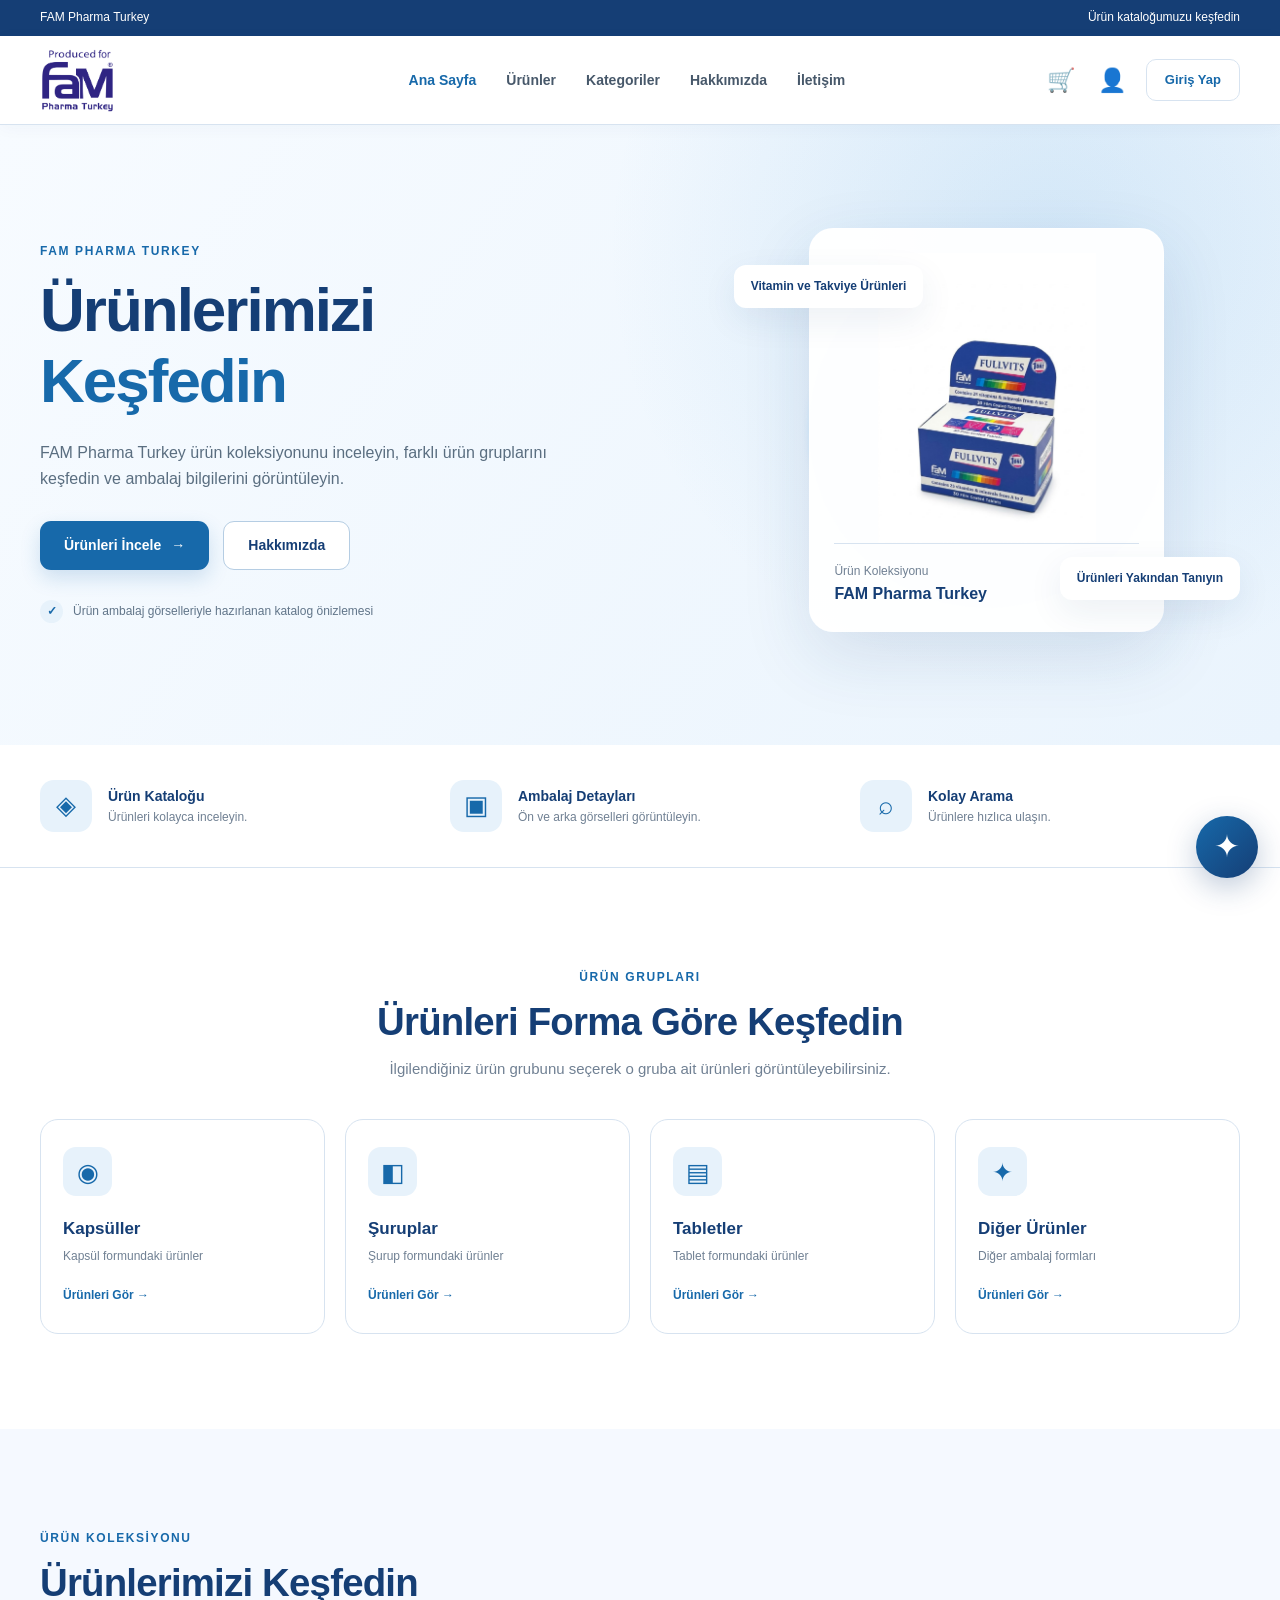
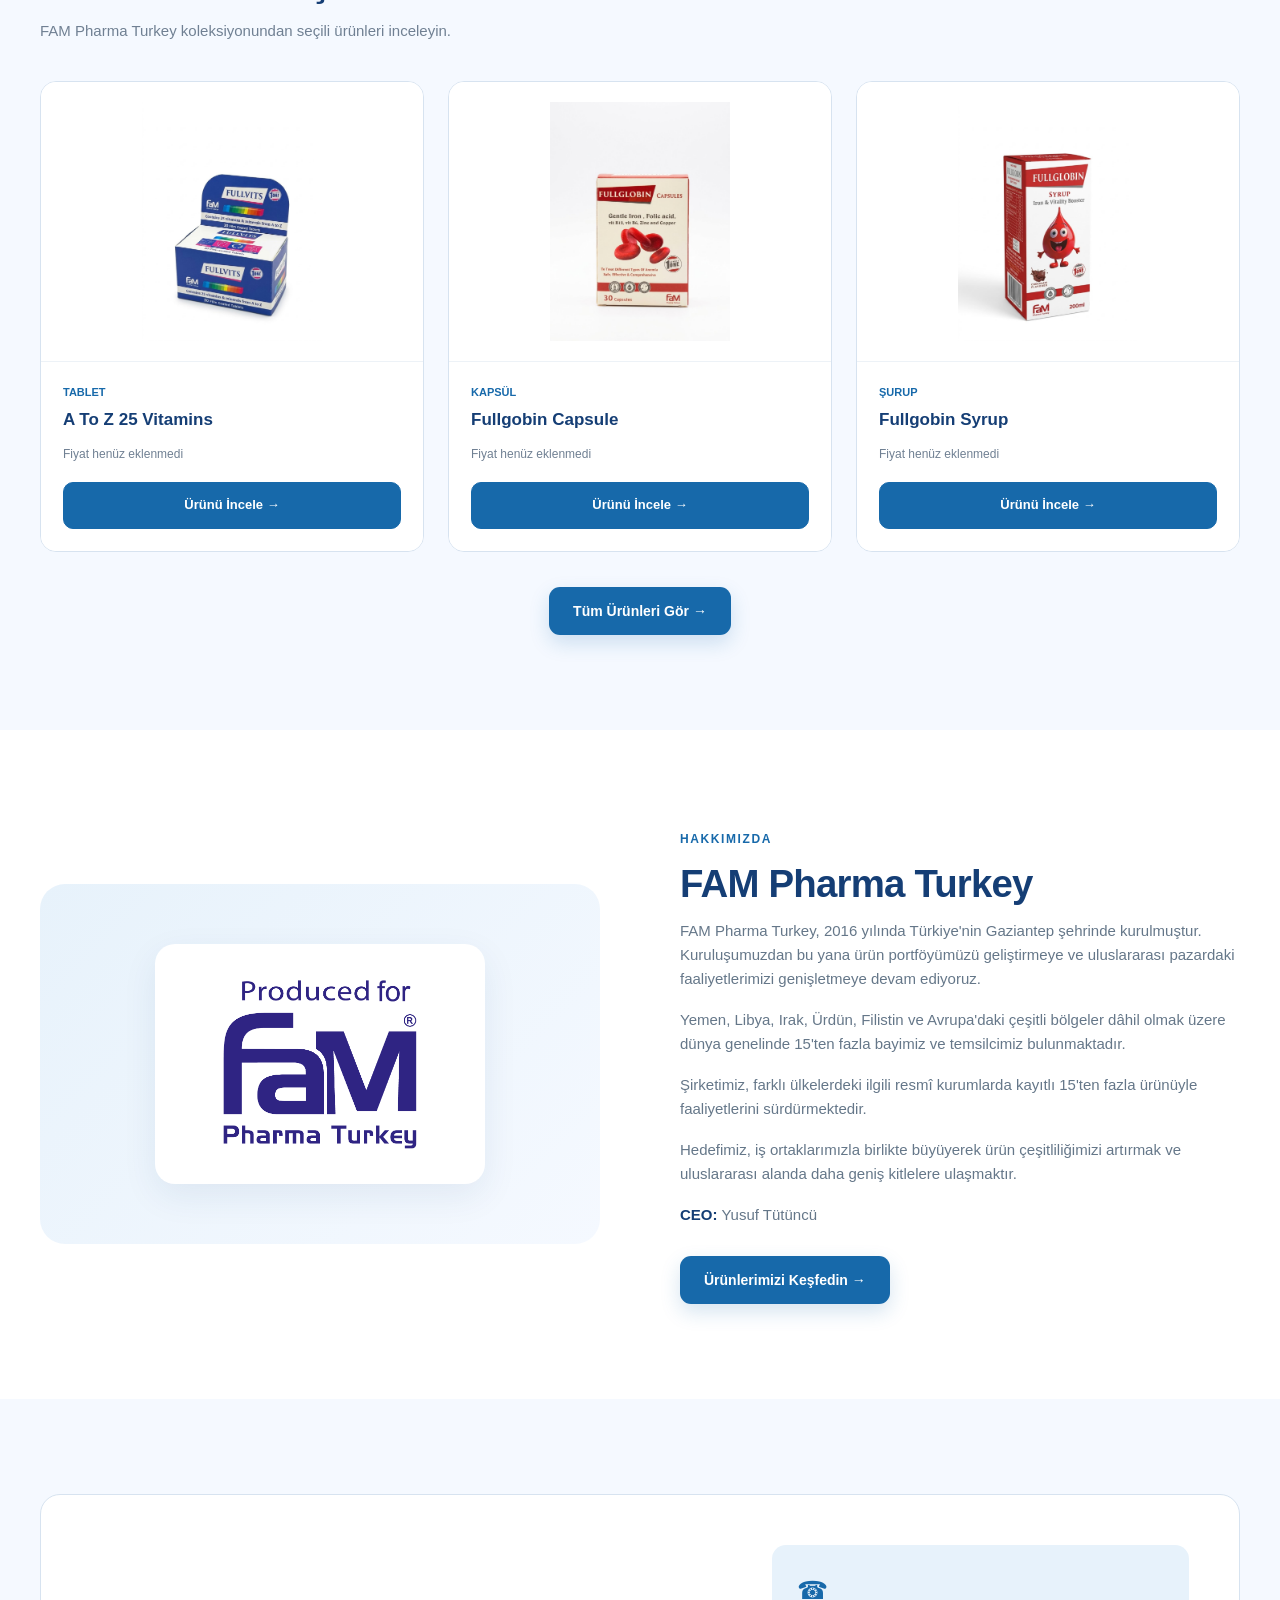
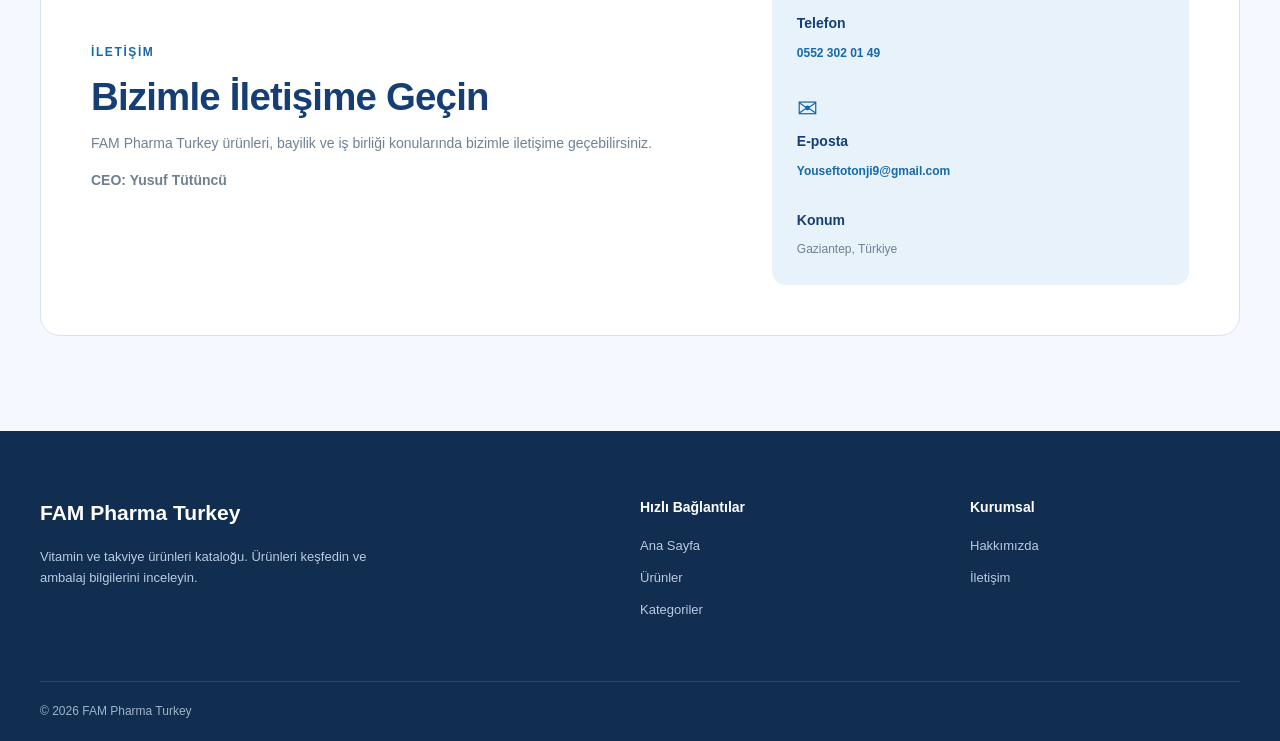
<file: index.html>
<!DOCTYPE html>
<html lang="tr">
<head>
    <meta charset="UTF-8">
    <meta name="viewport" content="width=device-width, initial-scale=1.0">

    <title>FAM Pharma Turkey | Vitamin ve Takviye Ürünleri</title>

    <meta name="description"
          content="FAM Pharma Turkey ürün kataloğunu keşfedin.">

    <link rel="stylesheet" href="style.css">
    <link rel="stylesheet" href="assistant.css">
    
    <script src="products-data.js" defer></script>
    <script src="main.js" defer></script>
    <script src="auth-ui.js" defer></script>
    <script src="assistant.js" defer></script>
</head>

<body>

    <!-- ÜST BİLGİ ŞERİDİ -->
    <div class="topbar">
        <div class="container topbar-inner">
            <span>FAM Pharma Turkey</span>
            <span>Ürün kataloğumuzu keşfedin</span>
        </div>
    </div>

    <!-- HEADER -->
    <header class="header">
        <div class="container header-inner">

            <a href="index.html" class="logo">
                <img src="fam_logo.png"
                     alt="FAM Pharma Turkey Logo"
                     width="170"
                     onerror="this.style.display='none';this.nextElementSibling.style.display='block'">

                <span class="logo-fallback">
                    FAM Pharma Turkey
                </span>
            </a>

            <nav class="desktop-nav" aria-label="Ana menü">
                <a href="index.html" class="active">Ana Sayfa</a>
                <a href="products.html">Ürünler</a>
                <a href="#kategoriler">Kategoriler</a>
                <a href="#hakkimizda">Hakkımızda</a>
                <a href="#iletisim">İletişim</a>
            </nav>

            <div class="header-actions">
                

                <a href="cart.html" class="header-customer-link"
                   aria-label="Sepetim" title="Sepetim">🛒</a>

                <a href="profile.html" class="header-customer-link" title="Hesabım" aria-label="Hesabım">
                    👤
                </a>

                <a href="login.html" id="authMenuButton" class="demo-login">
                    Giriş Yap
                </a>

                <button class="menu-toggle"
                        type="button"
                        aria-label="Menüyü aç"
                        aria-expanded="false"
                        aria-controls="mobileNav">
                    ☰
                </button>
            </div>
        </div>

        <!-- MOBİL MENÜ -->
        <nav class="mobile-nav"
             id="mobileNav"
             aria-label="Mobil menü"
             hidden>

            <a href="index.html">Ana Sayfa</a>
            <a href="products.html">Ürünler</a>
            <a href="#kategoriler">Kategoriler</a>
            <a href="#hakkimizda">Hakkımızda</a>
            <a href="#iletisim">İletişim</a>
        </nav>
    </header>

    <main>

        <!-- HERO -->
        <section class="hero">
            <div class="container hero-grid">

                <div class="hero-content">

                    <span class="eyebrow">
                        FAM PHARMA TURKEY
                    </span>

                    <h1>
                        Ürünlerimizi
                        <span>Keşfedin</span>
                    </h1>

                    <p>
                        FAM Pharma Turkey ürün koleksiyonunu
                        inceleyin, farklı ürün gruplarını keşfedin
                        ve ambalaj bilgilerini görüntüleyin.
                    </p>

                    <div class="hero-buttons">

                        <a href="products.html"
                           class="btn btn-primary">
                            Ürünleri İncele
                            <span aria-hidden="true">→</span>
                        </a>

                        <a href="#hakkimizda"
                           class="btn btn-outline">
                            Hakkımızda
                        </a>

                    </div>

                    <div class="hero-note">
                        <span class="note-icon">✓</span>
                        <span>
                            Ürün ambalaj görselleriyle
                            hazırlanan katalog önizlemesi
                        </span>
                    </div>

                </div>

                <div class="hero-visual">

                    <div class="hero-glow"></div>

                    <div class="hero-product-card">

                        <img id="heroProductImage"
                             src="atoz25-front.jpeg"
                             alt="FAM Pharma Turkey ürün ambalajı"
                             width="360"
                             height="360"
                             onerror="this.onerror=null;this.src='images/ui/product-placeholder.svg'">

                        <div class="hero-product-info">
                            <span>Ürün Koleksiyonu</span>
                            <strong>FAM Pharma Turkey</strong>
                        </div>

                    </div>

                    <div class="floating-label floating-top">
                        Vitamin ve Takviye Ürünleri
                    </div>

                    <div class="floating-label floating-bottom">
                        Ürünleri Yakından Tanıyın
                    </div>

                </div>

            </div>
        </section>

        <!-- ÖZELLİKLER -->
        <section class="features">
            <div class="container features-grid">

                <article class="feature-item">
                    <div class="feature-icon">◈</div>
                    <div>
                        <h3>Ürün Kataloğu</h3>
                        <p>Ürünleri kolayca inceleyin.</p>
                    </div>
                </article>

                <article class="feature-item">
                    <div class="feature-icon">▣</div>
                    <div>
                        <h3>Ambalaj Detayları</h3>
                        <p>Ön ve arka görselleri görüntüleyin.</p>
                    </div>
                </article>

                <article class="feature-item">
                    <div class="feature-icon">⌕</div>
                    <div>
                        <h3>Kolay Arama</h3>
                        <p>Ürünlere hızlıca ulaşın.</p>
                    </div>
                </article>

            </div>
        </section>

        <!-- KATEGORİLER -->
        <section class="section categories-section"
                 id="kategoriler">

            <div class="container">

                <div class="section-heading centered">

                    <span class="section-label">
                        ÜRÜN GRUPLARI
                    </span>

                    <h2>Ürünleri Forma Göre Keşfedin</h2>

                    <p>
                        İlgilendiğiniz ürün grubunu seçerek
                        o gruba ait ürünleri görüntüleyebilirsiniz.
                    </p>

                </div>

                <div class="categories-grid">

                    <!-- KAPSÜLLER -->
                    <a href="products.html?category=Kapsül"
                       class="category-card">

                        <span class="category-symbol">◉</span>

                        <h3>Kapsüller</h3>

                        <p>
                            Kapsül formundaki ürünler
                        </p>

                        <span class="category-action">
                            Ürünleri Gör →
                        </span>

                    </a>

                    <!-- ŞURUPLAR -->
                    <a href="products.html?category=Şurup"
                       class="category-card">

                        <span class="category-symbol">◧</span>

                        <h3>Şuruplar</h3>

                        <p>
                            Şurup formundaki ürünler
                        </p>

                        <span class="category-action">
                            Ürünleri Gör →
                        </span>

                    </a>

                    <!-- TABLETLER -->
                    <a href="products.html?category=Tablet"
                       class="category-card">

                        <span class="category-symbol">▤</span>

                        <h3>Tabletler</h3>

                        <p>
                            Tablet formundaki ürünler
                        </p>

                        <span class="category-action">
                            Ürünleri Gör →
                        </span>

                    </a>

                    <!-- DİĞER -->
                    <a href="products.html?category=Diğer"
                       class="category-card">

                        <span class="category-symbol">✦</span>

                        <h3>Diğer Ürünler</h3>

                        <p>
                            Diğer ambalaj formları
                        </p>

                        <span class="category-action">
                            Ürünleri Gör →
                        </span>

                    </a>

                </div>

            </div>
        </section>

        <!-- ANA SAYFA: SADECE 3 ÜRÜN -->
        <section class="section products-section"
                 id="urunler">

            <div class="container">

                <div class="section-heading">

                    <span class="section-label">
                        ÜRÜN KOLEKSİYONU
                    </span>

                    <h2>Ürünlerimizi Keşfedin</h2>

                    <p>
                        FAM Pharma Turkey koleksiyonundan
                        seçili ürünleri inceleyin.
                    </p>

                </div>

                <!-- SADECE 3 ÜRÜN GÖSTERİLECEK -->
                <div class="products-grid"
                     id="featuredProducts">

                    <!-- Ürün kartları main.js tarafından oluşturulur -->

                </div>

                <!-- TÜM ÜRÜNLERE GEÇİŞ -->
                <div class="featured-footer">

                    <a href="products.html"
                       class="btn btn-primary">
                        Tüm Ürünleri Gör →
                    </a>

                </div>

            </div>
        </section>

        <!-- HAKKIMIZDA -->
        
<!-- HAKKIMIZDA -->
<section class="section about-section" id="hakkimizda">

    <div class="container about-grid">

        <div class="about-visual">

            <div class="about-logo-box">
                <img src="fam_logo.png"
                     alt="FAM Pharma Turkey Logosu"
                     loading="lazy"
                     onerror="this.style.display='none';this.nextElementSibling.style.display='block'">

                <span class="about-logo-fallback">
                    FAM Pharma Turkey
                </span>
            </div>

        </div>

        <div class="about-content">

            <span class="section-label">
                HAKKIMIZDA
            </span>

            <h2>FAM Pharma Turkey</h2>

            <p>
                FAM Pharma Turkey, 2016 yılında
                Türkiye'nin Gaziantep şehrinde kurulmuştur.
                Kuruluşumuzdan bu yana ürün portföyümüzü
                geliştirmeye ve uluslararası pazardaki
                faaliyetlerimizi genişletmeye devam ediyoruz.
            </p>

            <p>
                Yemen, Libya, Irak, Ürdün, Filistin ve
                Avrupa'daki çeşitli bölgeler dâhil olmak
                üzere dünya genelinde 15'ten fazla
                bayimiz ve temsilcimiz bulunmaktadır.
            </p>

            <p>
                Şirketimiz, farklı ülkelerdeki ilgili resmî
                kurumlarda kayıtlı 15'ten fazla ürünüyle
                faaliyetlerini sürdürmektedir.
            </p>

            <p>
                Hedefimiz, iş ortaklarımızla birlikte
                büyüyerek ürün çeşitliliğimizi artırmak
                ve uluslararası alanda daha geniş
                kitlelere ulaşmaktır.
            </p>

            <p>
                <strong>CEO:</strong>
                Yusuf Tütüncü
            </p>

            <a href="products.html"
               class="btn btn-primary">
                Ürünlerimizi Keşfedin →
            </a>

        </div>

    </div>

</section>


        <!-- İLETİŞİM -->
        
<!-- İLETİŞİM -->
<section class="section contact-section" id="iletisim">

    <div class="container">

        <div class="contact-panel">

            <div>

                <span class="section-label">
                    İLETİŞİM
                </span>

                <h2>Bizimle İletişime Geçin</h2>

                <p>
                    FAM Pharma Turkey ürünleri,
                    bayilik ve iş birliği konularında
                    bizimle iletişime geçebilirsiniz.
                </p>

                <p style="margin-top: 15px;">
                    <strong>
                        CEO: Yusuf Tütüncü
                    </strong>
                </p>

            </div>

            <div class="contact-status">

                <span>☎</span>

                <strong>Telefon</strong>

                <p>
                    <a href="tel:+905523020149">
                        0552 302 01 49
                    </a>
                </p>

                <br>

                <span>✉</span>

                <strong>E-posta</strong>

                <p>
                    <a href="mailto:Youseftotonji9@gmail.com">
                        Youseftotonji9@gmail.com
                    </a>
                </p>

                <br>

                <strong>Konum</strong>

                <p>
                    Gaziantep, Türkiye
                </p>

            </div>

        </div>

    </div>

</section>

    </main>

    <!-- FOOTER -->
    <footer class="footer">

        <div class="container footer-grid">

            <div class="footer-brand">

                <h3>FAM Pharma Turkey</h3>

                <p>
                    Vitamin ve takviye ürünleri kataloğu.
                    Ürünleri keşfedin ve ambalaj
                    bilgilerini inceleyin.
                </p>

            </div>

            <div>

                <h4>Hızlı Bağlantılar</h4>

                <a href="index.html">Ana Sayfa</a>
                <a href="products.html">Ürünler</a>
                <a href="#kategoriler">Kategoriler</a>

            </div>

            <div>

                <h4>Kurumsal</h4>

                <a href="#hakkimizda">Hakkımızda</a>
                <a href="#iletisim">İletişim</a>

            </div>

        </div>

        <div class="container footer-bottom" >

            <span>
                © <span id="year" ></span> FAM Pharma Turkey
            </span>
        </div>

    </footer>

</body>
</html>
</file>
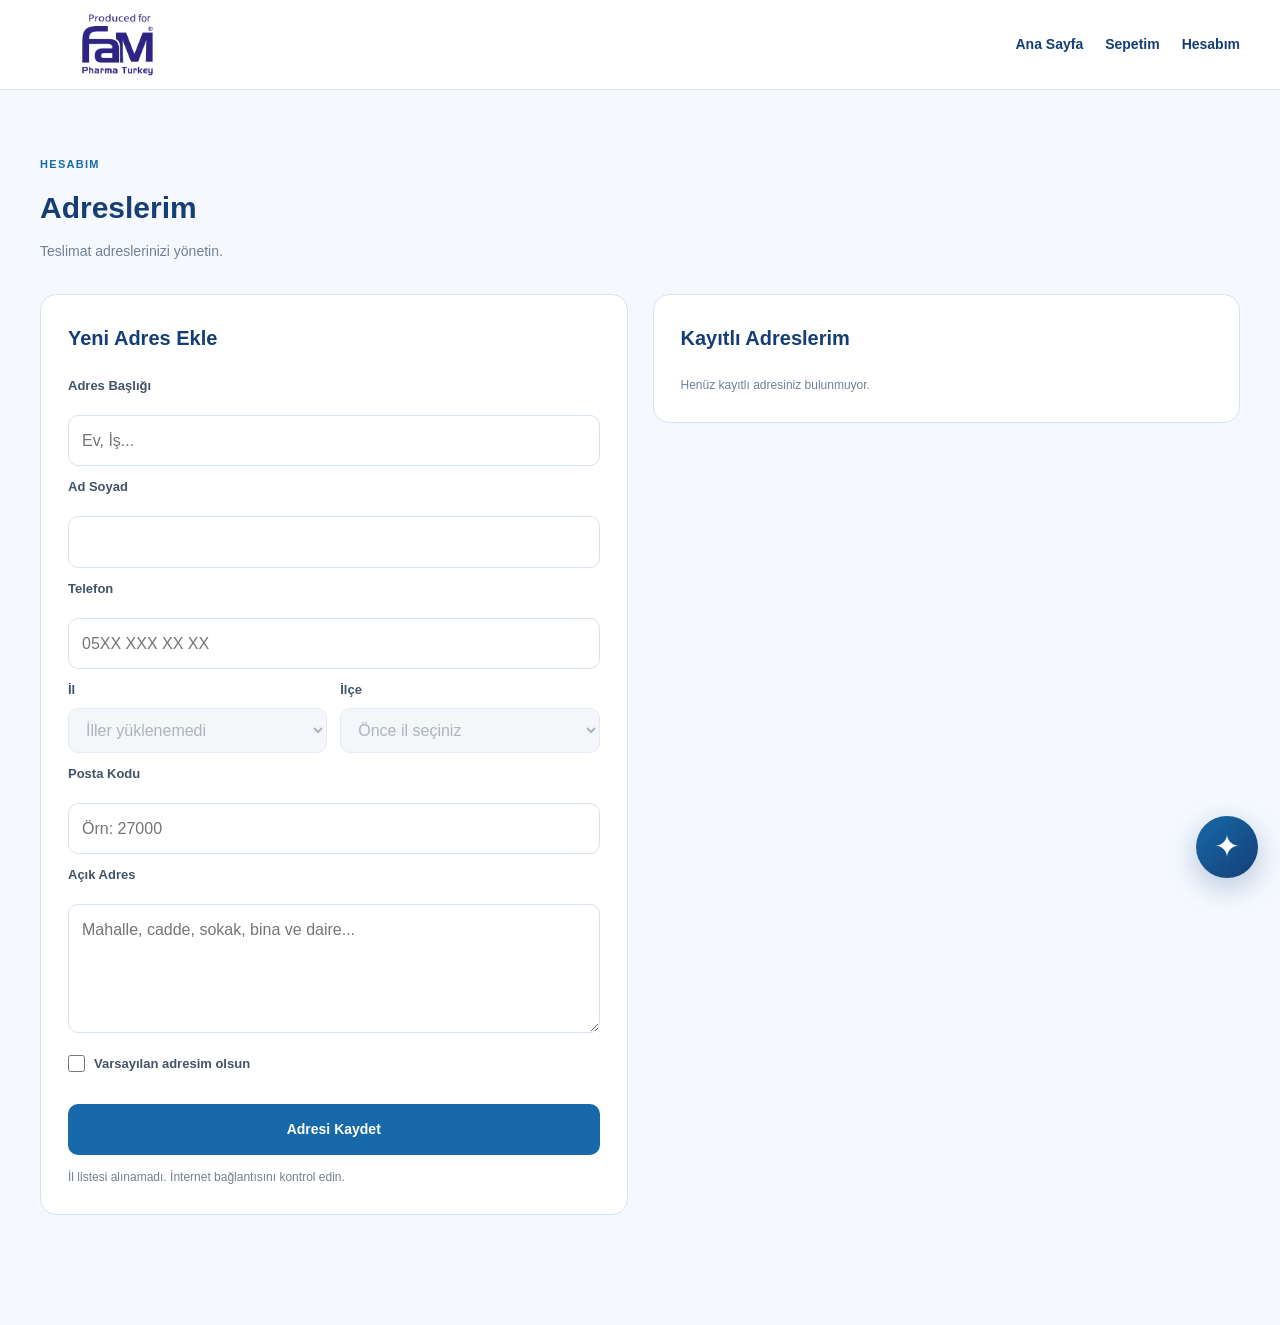
<file: addresses.html>
<!DOCTYPE html>
<html lang="tr">
<head>
    <meta charset="UTF-8">
    <meta name="viewport"
          content="width=device-width, initial-scale=1.0">
    <title>Adreslerim | FAM Pharma Turkey</title>

    <link rel="stylesheet" href="style.css">
    <link rel="stylesheet" href="customer.css">
    <link rel="stylesheet" href="shopping.css">
    <link rel="stylesheet" href="assistant.css">

    <script src="products-data.js" defer></script>
    <script src="cart-store.js" defer></script>
    <script src="shopping.js" defer></script>
    <script src="assistant.js" defer></script>
</head>
<body>

<header class="customer-header">
    <a href="index.html" class="customer-logo">
        <img src="fam_logo.png" alt="FAM Pharma Turkey">
    </a>
    <nav class="customer-links">
        <a href="index.html">Ana Sayfa</a>
        <a href="cart.html">Sepetim</a>
        <a href="profile.html">Hesabım</a>
    </nav>
</header>

<main class="customer-main">
    <div class="customer-container">

        <div class="customer-page-heading">
            <span class="auth-label">HESABIM</span>
            <h1>Adreslerim</h1>
            <p>Teslimat adreslerinizi yönetin.</p>
        </div>

        <div class="shopping-two-columns">

            <section class="shopping-panel">
                <h2>Yeni Adres Ekle</h2>

                <form id="addressForm" class="shopping-form">

                    <label for="addressTitle">Adres Başlığı</label>
                    <input id="addressTitle" required
                           maxlength="60" placeholder="Ev, İş...">

                    <label for="recipientName">Ad Soyad</label>
                    <input id="recipientName" required
                           maxlength="150">

                    <label for="recipientPhone">Telefon</label>
                    <input id="recipientPhone" type="tel"
                           required maxlength="20"
                           placeholder="05XX XXX XX XX">

                    <div class="shopping-form-grid">
                        <div>
                            <label for="province">İl</label>
                            <select id="province" required disabled>
                                <option value="">İller yükleniyor...</option>
                            </select>
                        </div>

                        <div>
                            <label for="district">İlçe</label>
                            <select id="district" required disabled>
                                <option value="">Önce il seçiniz</option>
                            </select>
                        </div>
                    </div>

                    <label for="postalCode">Posta Kodu</label>
                    <input id="postalCode" maxlength="5"
                           inputmode="numeric"
                           pattern="[0-9]{5}"
                           placeholder="Örn: 27000">

                    <label for="addressLine">Açık Adres</label>
                    <textarea id="addressLine" rows="4"
                              maxlength="1000" required
                              placeholder="Mahalle, cadde, sokak, bina ve daire..."></textarea>

                    <label class="shopping-inline-check">
                        <input type="checkbox" id="defaultAddress">
                        Varsayılan adresim olsun
                    </label>

                    <button class="auth-submit" type="submit">
                        Adresi Kaydet
                    </button>
                </form>

                <p id="addressMessage"
                   class="summary-note"
                   role="status"></p>
            </section>

            <section class="shopping-panel">
                <h2>Kayıtlı Adreslerim</h2>
                <div id="addressList"></div>
            </section>

        </div>

    </div>
</main>

</body>
</html>
</file>
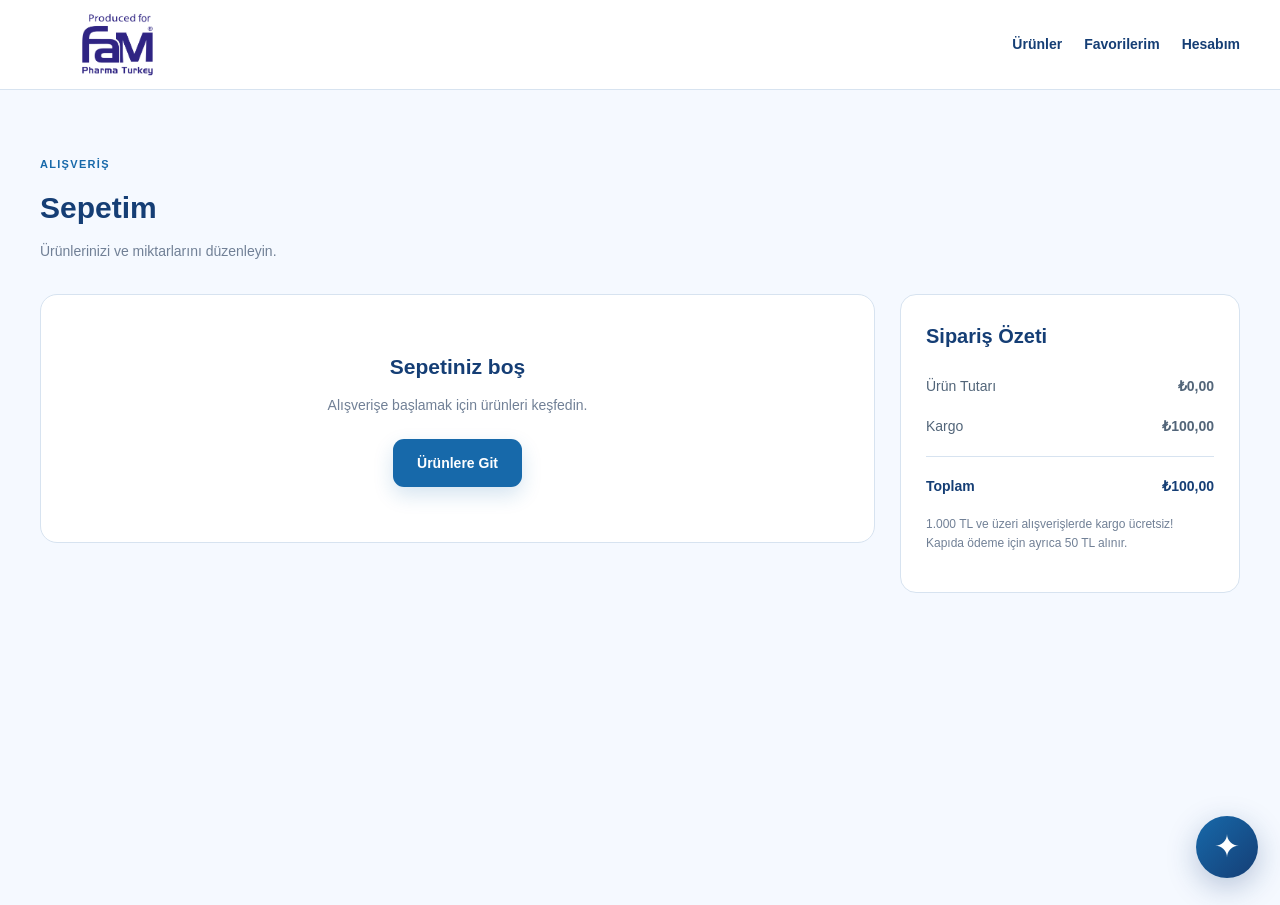
<file: cart.html>
<!DOCTYPE html>
<html lang="tr">
<head>
    <meta charset="UTF-8">
    <meta name="viewport"
          content="width=device-width, initial-scale=1.0">
    <title>Sepetim | FAM Pharma Turkey</title>

    <link rel="stylesheet" href="style.css">
    <link rel="stylesheet" href="customer.css">
    <link rel="stylesheet" href="shopping.css">
    <link rel="stylesheet" href="assistant.css">

    <script src="products-data.js" defer></script>
    <script src="cart-store.js" defer></script>
    <script src="cart.js" defer></script>
    <script src="assistant.js" defer></script>
</head>
<body>

<header class="customer-header">
    <a href="index.html" class="customer-logo">
        <img src="fam_logo.png" alt="FAM Pharma Turkey">
    </a>

    <nav class="customer-links">
        <a href="products.html">Ürünler</a>
        <a href="favorites.html">Favorilerim</a>
        <a href="profile.html">Hesabım</a>
    </nav>
</header>

<main class="customer-main">
    <div class="customer-container">

        <div class="customer-page-heading">
            <span class="auth-label">ALIŞVERİŞ</span>
            <h1>Sepetim</h1>
            <p>Ürünlerinizi ve miktarlarını düzenleyin.</p>
        </div>

        <div class="cart-layout">

            <section class="cart-panel">
                <div id="cartItems"></div>

                <div id="cartEmpty" class="customer-empty" hidden>
                    <h2>Sepetiniz boş</h2>
                    <p>Alışverişe başlamak için ürünleri keşfedin.</p>
                    <a href="products.html" class="btn btn-primary">
                        Ürünlere Git
                    </a>
                </div>
            </section>

            <aside class="cart-summary">
                <h2>Sipariş Özeti</h2>

                <div class="summary-line">
                    <span>Ürün Tutarı</span>
                    <strong id="cartSubtotal">—</strong>
                </div>

                <div class="summary-line">
                    <span>Kargo</span>
                    <strong id="cartShipping">—</strong>
                </div>

                <div class="summary-line summary-total">
                    <span>Toplam</span>
                    <strong id="cartTotal">—</strong>
                </div>

                <p class="summary-note">
                    1.000 TL ve üzeri alışverişlerde kargo ücretsiz!
                    Kapıda ödeme için ayrıca 50 TL alınır.
                </p>

                <a href="checkout.html"
                   class="auth-submit shopping-submit-link"
                   id="checkoutLink">
                    Siparişi Tamamla →
                </a>

                <p id="cartMessage"
                   class="summary-note"
                   aria-live="polite"></p>
            </aside>

        </div>

    </div>
</main>

</body>
</html>
</file>
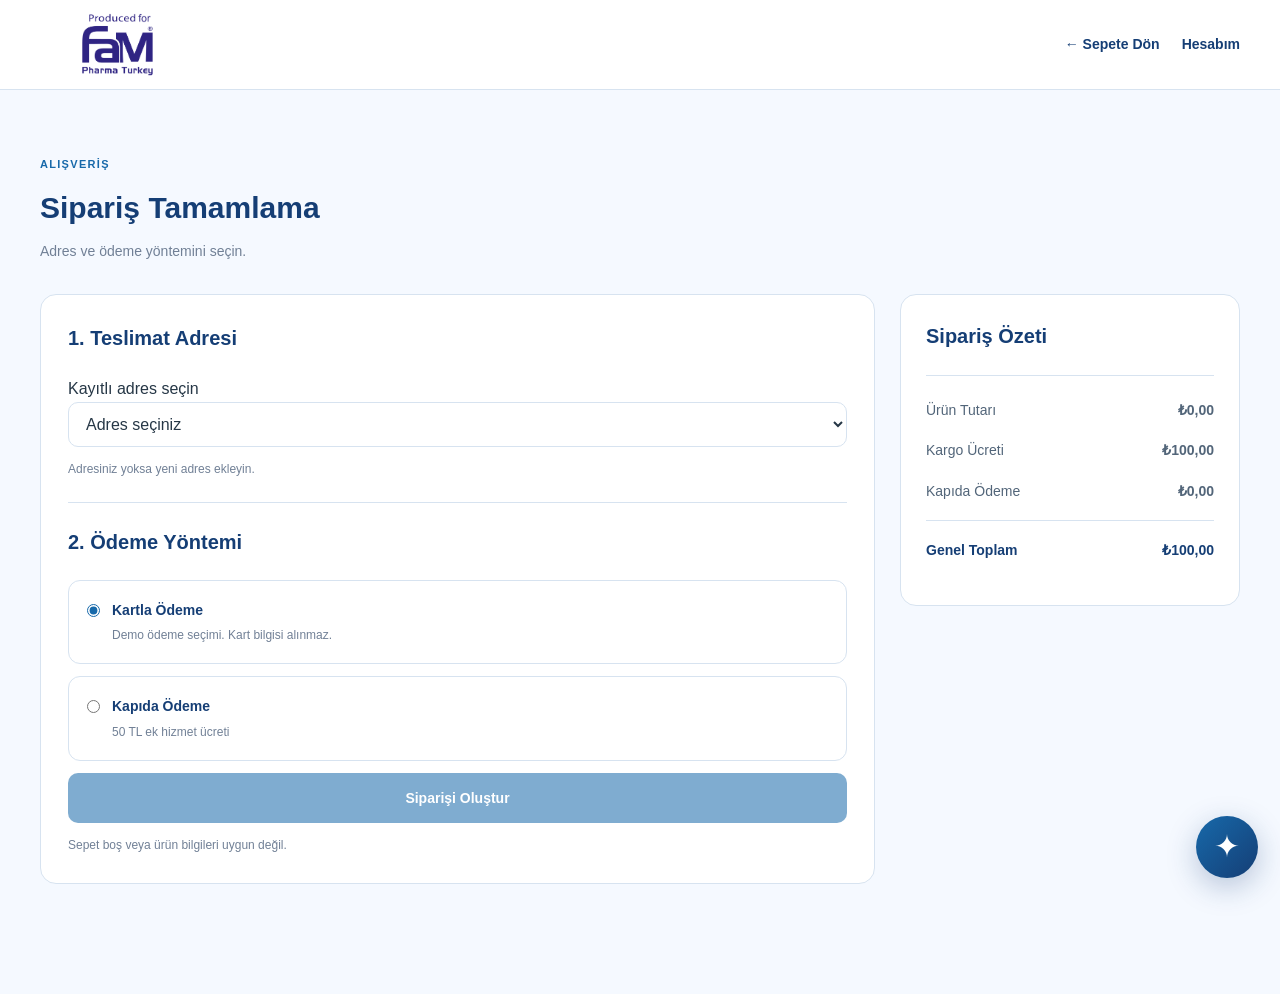
<file: checkout.html>
<!DOCTYPE html>
<html lang="tr">
<head>
    <meta charset="UTF-8">
    <meta name="viewport"
          content="width=device-width, initial-scale=1.0">
    <title>Sipariş Tamamlama | FAM Pharma Turkey</title>

    <link rel="stylesheet" href="style.css">
    <link rel="stylesheet" href="customer.css">
    <link rel="stylesheet" href="shopping.css">
    <link rel="stylesheet" href="assistant.css">

    <script src="products-data.js" defer></script>
    <script src="cart-store.js" defer></script>
    <script src="shopping.js" defer></script>
    <script src="assistant.js" defer></script>
</head>
<body>

<header class="customer-header">
    <a href="index.html" class="customer-logo">
        <img src="fam_logo.png" alt="FAM Pharma Turkey">
    </a>
    <nav class="customer-links">
        <a href="cart.html">← Sepete Dön</a>
        <a href="profile.html">Hesabım</a>
    </nav>
</header>

<main class="customer-main">
    <div class="customer-container">

        <div class="customer-page-heading">
            <span class="auth-label">ALIŞVERİŞ</span>
            <h1>Sipariş Tamamlama</h1>
            <p>Adres ve ödeme yöntemini seçin.</p>
        </div>

        <div class="cart-layout">
            <form id="checkoutForm" class="shopping-panel">

                <h2>1. Teslimat Adresi</h2>

                <label for="checkoutAddress">
                    Kayıtlı adres seçin
                </label>

                <select id="checkoutAddress" required>
                    <option value="">Adres seçiniz</option>
                </select>

                <p class="summary-note">
                    Adresiniz yoksa
                    <a href="addresses.html">yeni adres ekleyin</a>.
                </p>

                <div class="shopping-divider"></div>

                <h2>2. Ödeme Yöntemi</h2>

                <label class="payment-option">
                    <input type="radio" name="paymentMethod"
                           value="card" checked>
                    <span>
                        <strong>Kartla Ödeme</strong>
                        <small>Demo ödeme seçimi. Kart bilgisi alınmaz.</small>
                    </span>
                </label>

                <label class="payment-option">
                    <input type="radio" name="paymentMethod"
                           value="cod">
                    <span>
                        <strong>Kapıda Ödeme</strong>
                        <small>50 TL ek hizmet ücreti</small>
                    </span>
                </label>

                <button class="auth-submit"
                        id="placeOrderButton"
                        type="submit">
                     Siparişi Oluştur
                </button>

                <p id="checkoutMessage"
                   class="summary-note"
                   role="status"></p>
            </form>

            <aside class="cart-summary">

                <h2>Sipariş Özeti</h2>

                <div id="checkoutProducts"></div>

                <div class="shopping-divider"></div>

                <div class="summary-line">
                    <span>Ürün Tutarı</span>
                    <strong id="checkoutSubtotal">—</strong>
                </div>

                <div class="summary-line">
                    <span>Kargo Ücreti</span>
                    <strong id="checkoutShipping">—</strong>
                </div>

                <div class="summary-line">
                    <span>Kapıda Ödeme</span>
                    <strong id="checkoutCodFee">—</strong>
                </div>

                <div class="summary-line summary-total">
                    <span>Genel Toplam</span>
                    <strong id="checkoutTotal">—</strong>
                </div>

            </aside>
        </div>

    </div>
</main>
</body>
</html>
</file>
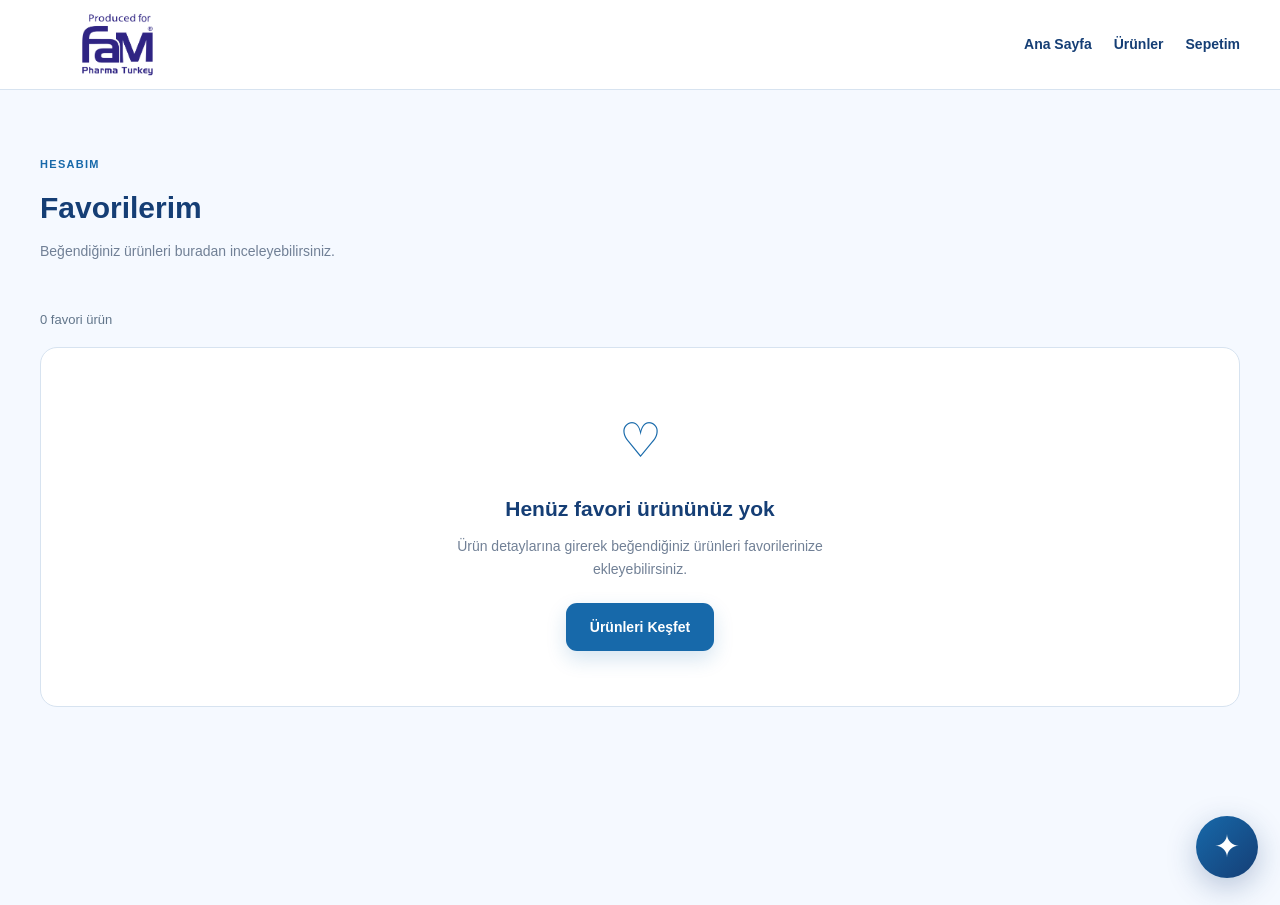
<file: favorites.html>
<!DOCTYPE html>
<html lang="tr">
<head>
    <meta charset="UTF-8">
    <meta name="viewport" content="width=device-width, initial-scale=1.0">
    <title>Favorilerim | FAM Pharma Turkey</title>
    <link rel="stylesheet" href="style.css">
    <link rel="stylesheet" href="customer.css">
    <link rel="stylesheet" href="assistant.css">

    <script src="products-data.js" defer></script>
    <script src="customer.js" defer></script>
    <script src="assistant.js" defer></script>
</head>
<body>
    <header class="customer-header">
        <a href="index.html" class="customer-logo">
            <img src="fam_logo.png"
                 alt="FAM Pharma Turkey">
        </a>

        <nav class="customer-links" aria-label="Müşteri menüsü">
            <a href="index.html">Ana Sayfa</a>
            <a href="products.html">Ürünler</a>
            <a href="cart.html">Sepetim</a>
        </nav>
    </header>

    <main class="customer-main">
        <div class="customer-container">
            <div class="customer-page-heading">
                <span class="auth-label">HESABIM</span>
                <h1>Favorilerim</h1>
                <p>Beğendiğiniz ürünleri buradan inceleyebilirsiniz.</p>
            </div>

            <div class="favorites-summary">
                <span id="favoritesCount">0 favori ürün</span>
            </div>

            <div class="products-grid" id="favoritesGrid"></div>

            <div class="customer-empty" id="favoritesEmpty" hidden>
                <div class="empty-heart">♡</div>
                <h2>Henüz favori ürününüz yok</h2>
                <p>
                    Ürün detaylarına girerek beğendiğiniz
                    ürünleri favorilerinize ekleyebilirsiniz.
                </p>
                <a href="products.html" class="btn btn-primary">
                    Ürünleri Keşfet
                </a>
            </div>
        </div>
    </main>
</body>
</html>
</file>
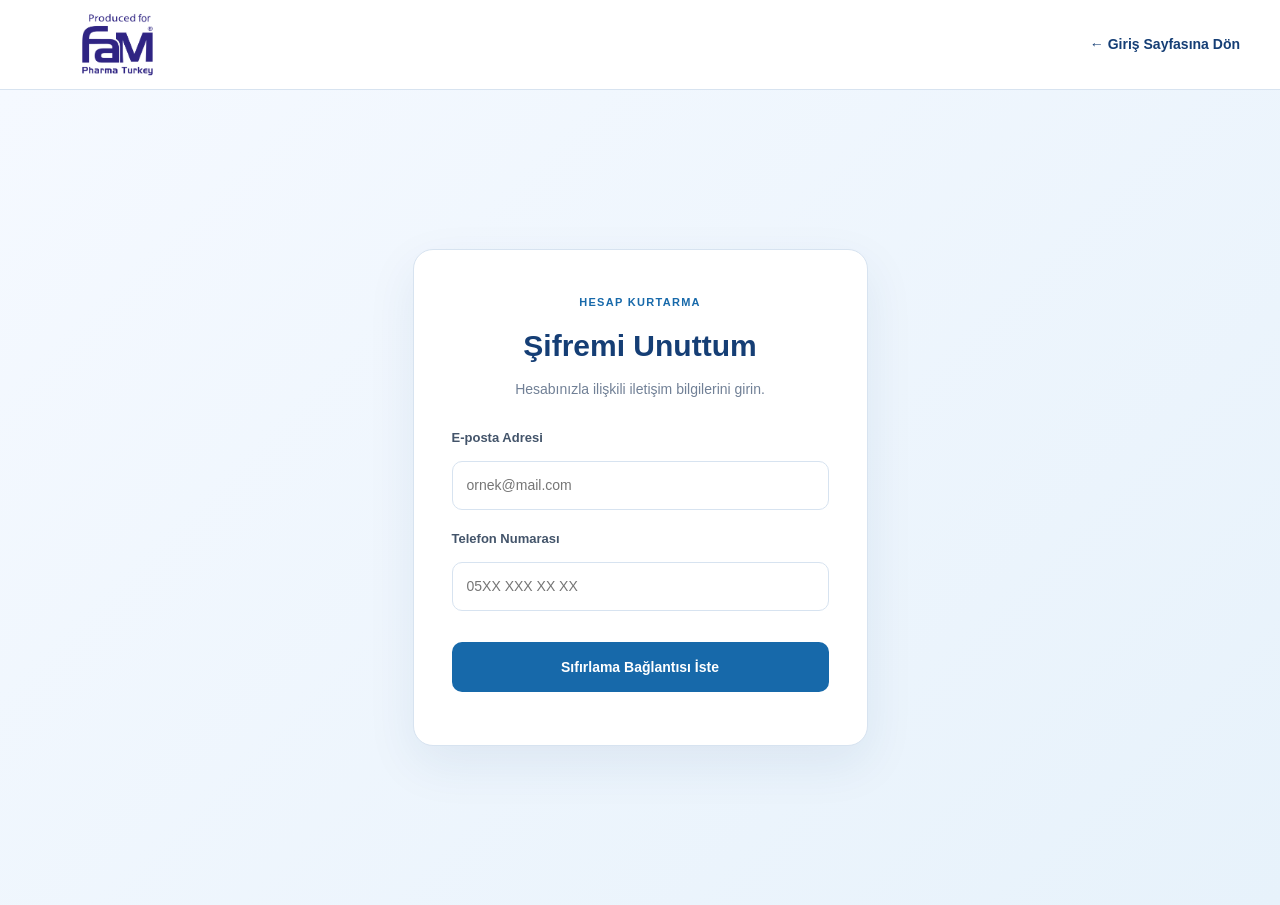
<file: forgot-password.html>
<!DOCTYPE html>
<html lang="tr">
<head>
    <meta charset="UTF-8">
    <meta name="viewport"
          content="width=device-width, initial-scale=1.0">
    <title>Şifremi Unuttum | FAM Pharma Turkey</title>

    <link rel="stylesheet" href="style.css">
    <link rel="stylesheet" href="customer.css">

    <script src="password-reset.js" defer></script>
</head>
<body>

<header class="customer-header">
    <a href="index.html" class="customer-logo">
        <img src="fam_logo.png" alt="FAM Pharma Turkey">
    </a>

    <a href="login.html" class="customer-back">
        ← Giriş Sayfasına Dön
    </a>
</header>

<main class="auth-wrapper">
    <section class="auth-card">

        <div class="auth-heading">
            <span class="auth-label">HESAP KURTARMA</span>
            <h1>Şifremi Unuttum</h1>
            <p>Hesabınızla ilişkili iletişim bilgilerini girin.</p>
        </div>

        <form id="resetRequestForm" class="auth-form">

            <label for="resetEmail">E-posta Adresi</label>
            <input type="email" id="resetEmail"
                   autocomplete="email"
                   placeholder="ornek@mail.com" required>

            <label for="resetPhone">Telefon Numarası</label>
            <input type="tel" id="resetPhone"
                   autocomplete="tel"
                   placeholder="05XX XXX XX XX"
                   maxlength="20" required>

            <button type="submit" class="auth-submit">
                Sıfırlama Bağlantısı İste
            </button>

        </form>

        <p id="resetMessage"
           class="auth-message"
           role="status"></p>
    </section>
</main>

</body>
</html>
</file>
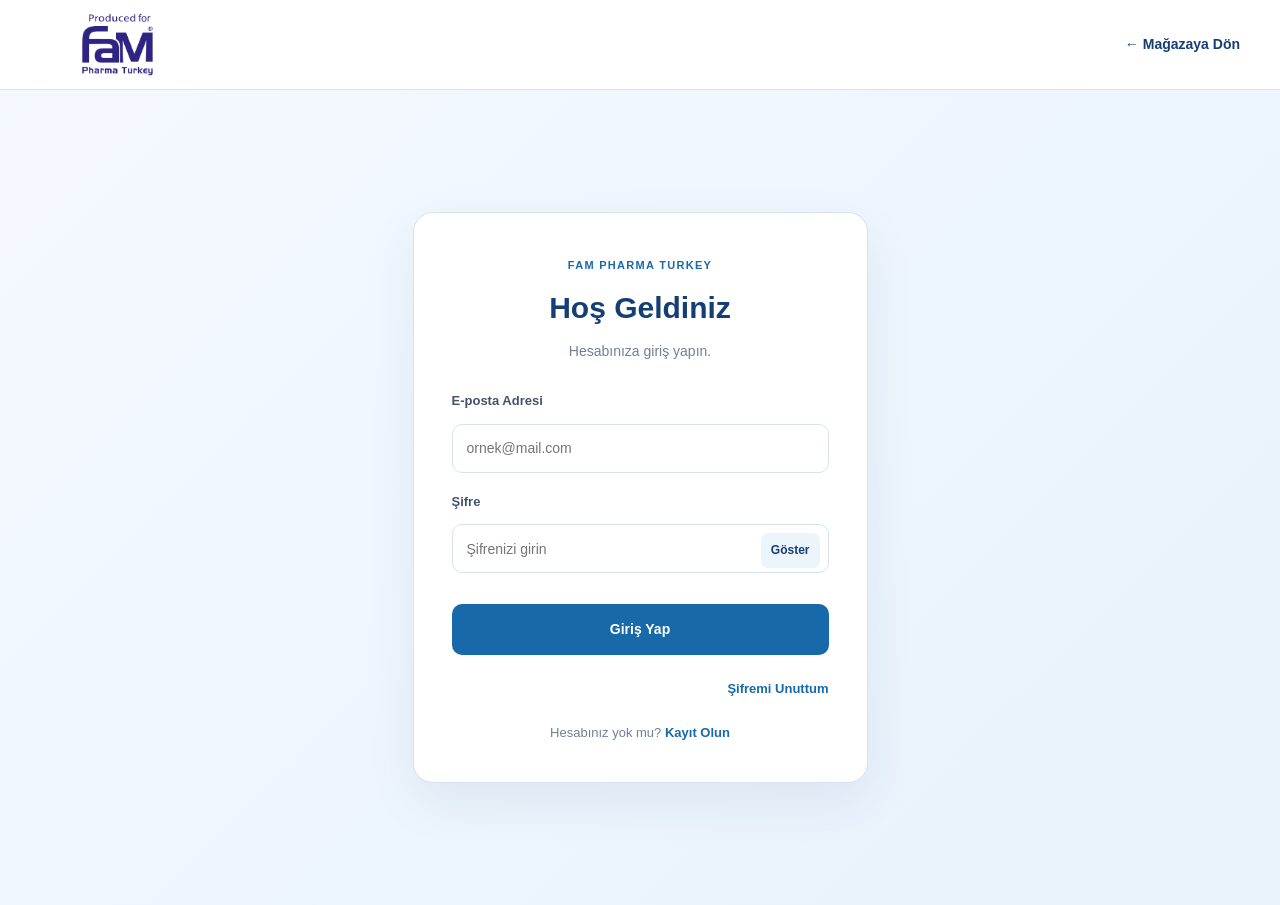
<file: login.html>
<!DOCTYPE html>
<html lang="tr">
<head>
    <meta charset="UTF-8">
    <meta name="viewport" content="width=device-width, initial-scale=1.0">
    <title>Giriş Yap | FAM Pharma Turkey</title>
    <link rel="stylesheet" href="style.css">
    <link rel="stylesheet" href="customer.css">
    <script src="customer.js" defer></script>
</head>
<body>
    <header class="customer-header">
        <a href="index.html" class="customer-logo">
            <img src="fam_logo.png"
                 alt="FAM Pharma Turkey">
        </a>
        <a href="index.html" class="customer-back">
            ← Mağazaya Dön
        </a>
    </header>

    <main class="auth-wrapper">
        <section class="auth-card">
            <div class="auth-heading">
                <span class="auth-label">FAM PHARMA TURKEY</span>
                <h1>Hoş Geldiniz</h1>
                <p>Hesabınıza giriş yapın.</p>
            </div>

            <form id="loginForm" class="auth-form">
                <label for="loginEmail">E-posta Adresi</label>
                <input type="email" id="loginEmail"
                       autocomplete="email"
                       placeholder="ornek@mail.com" required>

                <label for="loginPassword">Şifre</label>
                <div class="password-field">
                    <input type="password" id="loginPassword"
                           autocomplete="current-password"
                           placeholder="Şifrenizi girin" required>
                    <button type="button"
                            data-password-toggle="loginPassword">
                        Göster
                    </button>
                </div>

                <button type="submit" class="auth-submit">
                    Giriş Yap
                </button>
                <a href="forgot-password.html"
                class="forgot-password-link">
                Şifremi Unuttum</a>
            </form>

            <p id="authMessage" class="auth-message"
               role="status" aria-live="polite"></p>

            <div class="auth-footer">
                Hesabınız yok mu?
                <a href="register.html">Kayıt Olun</a>
            </div>
        </section>
    </main>
</body>
</html>
</file>
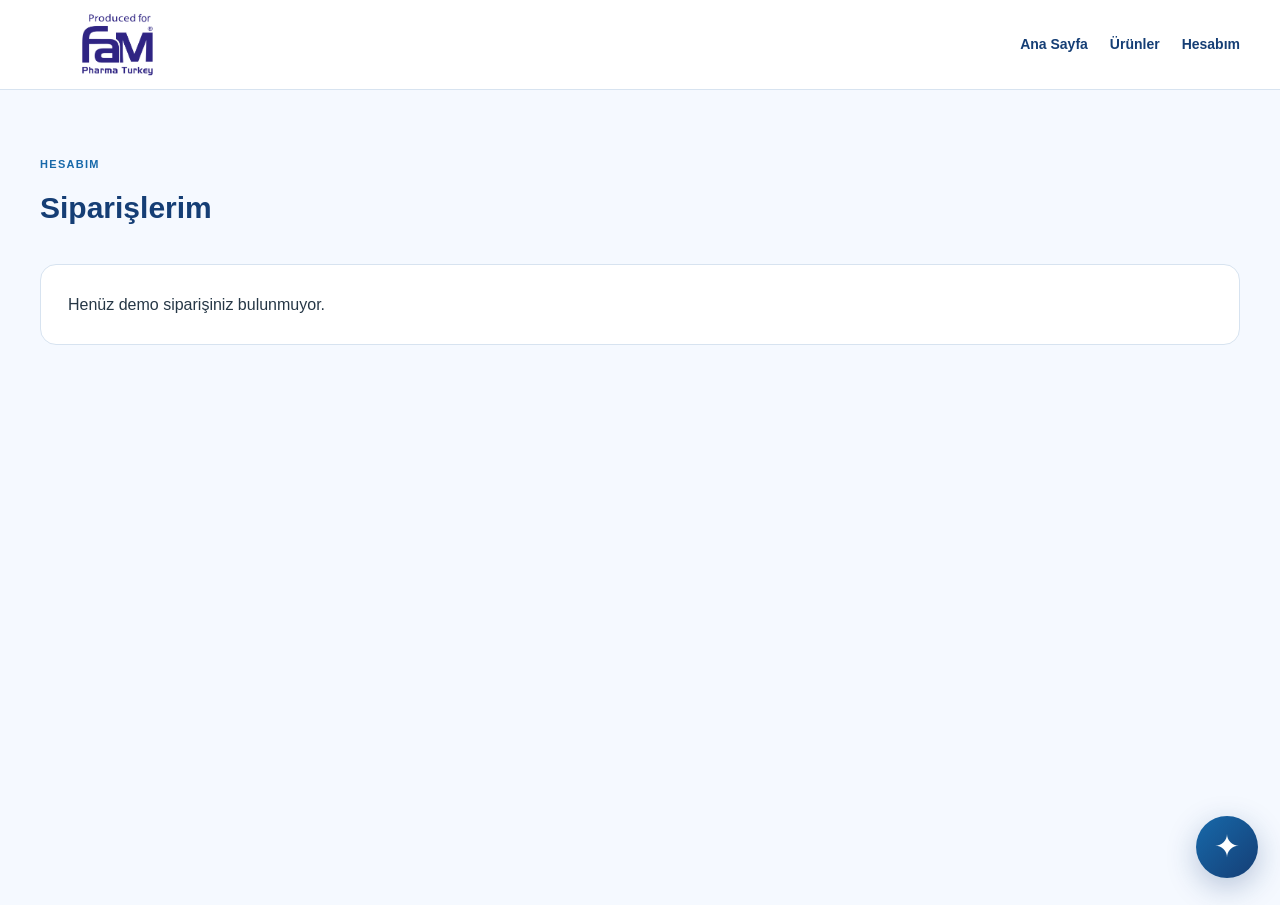
<file: orders.html>
<!DOCTYPE html>
<html lang="tr">
<head>
    <meta charset="UTF-8">
    <meta name="viewport"
          content="width=device-width, initial-scale=1.0">
    <title>Siparişlerim | FAM Pharma Turkey</title>

    <link rel="stylesheet" href="style.css">
    <link rel="stylesheet" href="customer.css">
    <link rel="stylesheet" href="shopping.css">
    <link rel="stylesheet" href="assistant.css">

    <script src="products-data.js" defer></script>
    <script src="cart-store.js" defer></script>
    <script src="shopping.js" defer></script>
    <script src="assistant.js" defer></script>
</head>
<body>

<header class="customer-header">
    <a href="index.html" class="customer-logo">
        <img src="fam_logo.png" alt="FAM Pharma Turkey">
    </a>
    <nav class="customer-links">
        <a href="index.html">Ana Sayfa</a>
        <a href="products.html">Ürünler</a>
        <a href="profile.html">Hesabım</a>
    </nav>
</header>

<main class="customer-main">
    <div class="customer-container">

        <div class="customer-page-heading">
            <span class="auth-label">HESABIM</span>
            <h1>Siparişlerim</h1>
        </div>
        <div id="ordersList"></div>

    </div>
</main>

</body>
</html>
</file>
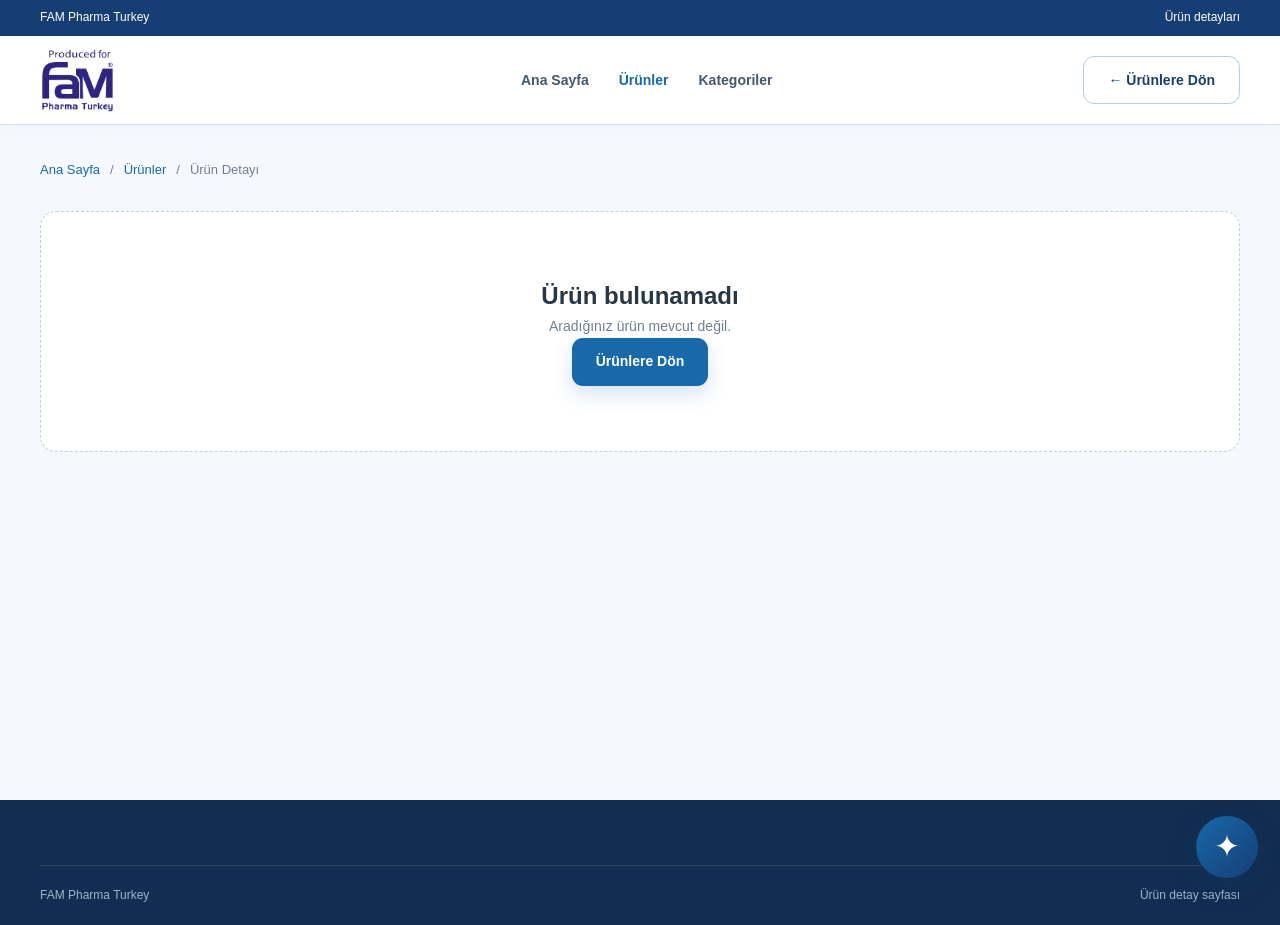
<file: product-detail.html>
<!DOCTYPE html>
<html lang="tr">
<head>
    <meta charset="UTF-8">
    <meta name="viewport" content="width=device-width, initial-scale=1.0">
    <title>Ürün Detayı | FAM Pharma Turkey</title>
    <link rel="stylesheet" href="style.css">
    <link rel="stylesheet" href="assistant.css">

    <script src="products-data.js" defer></script>
    <script src="cart-store.js" defer></script>
    <script src="product-detail.js" defer></script>
    <script src="assistant.js" defer></script>
</head>
<body>

    <div class="topbar">
        <div class="container topbar-inner">
            <span>FAM Pharma Turkey</span>
            <span>Ürün detayları</span>
        </div>
    </div>

    <header class="header">
        <div class="container header-inner">
            <a href="index.html" class="logo">
                <img src="fam_logo.png"
                     alt="FAM Pharma Turkey"
                     onerror="this.hidden=true;this.nextElementSibling.hidden=false">
                <span class="logo-fallback" hidden>FAM Pharma Turkey</span>
            </a>

            <nav class="desktop-nav">
                <a href="index.html">Ana Sayfa</a>
                <a href="products.html" class="active">Ürünler</a>
                <a href="index.html#kategoriler">Kategoriler</a>
            </nav>

            <a class="btn btn-outline" href="products.html">
                ← Ürünlere Dön
            </a>
        </div>
    </header>

    <main class="detail-page">
        <div class="container">

            <div class="breadcrumbs">
                <a href="index.html">Ana Sayfa</a>
                <span>/</span>
                <a href="products.html">Ürünler</a>
                <span>/</span>
                <span id="breadcrumbName">Ürün Detayı</span>
            </div>

            <div id="detailError" class="empty-state" hidden>
                <h2>Ürün bulunamadı</h2>
                <p>Aradığınız ürün mevcut değil.</p>
                <a class="btn btn-primary" href="products.html">
                    Ürünlere Dön
                </a>
            </div>

            <div id="detailContent" class="detail-grid" hidden>

                <div class="detail-gallery">

                    <div class="detail-main-image">
                        <img id="detailImage"
                             src="product-placeholder.svg"
                             alt="Ürün fotoğrafı">
                    </div>

                    <div class="detail-thumbnails">
                        <button type="button"
                                id="frontImageButton"
                                class="detail-thumbnail selected">
                            <img id="frontThumb" alt="Ön görsel">
                            <span>Ön Görsel</span>
                        </button>

                        <button type="button"
                                id="backImageButton"
                                class="detail-thumbnail">
                            <img id="backThumb" alt="Arka görsel">
                            <span>Arka Görsel</span>
                        </button>
                    </div>

                </div>

                <div class="detail-info">

                    <span class="section-label">
                        FAM PHARMA TURKEY
                    </span>

                    <h1 id="detailName"></h1>

                    <p class="detail-category" id="detailType"></p>

                    <div class="detail-divider"></div>

                    <div class="detail-price-area">
                        <span>Ürün Fiyatı</span>
                        <strong id="detailPrice">Fiyat yükleniyor...</strong>
                        <small id="detailStock">Stok bilgisi yükleniyor...</small>
                    </div>

                    <div class="detail-actions">
                        <button id="favoriteButton"
                                class="btn btn-outline"
                                type="button">
                            ♡ Favorilere Ekle
                        </button>

                        <button id="cartButton"
                                class="btn btn-primary"
                                type="button"
                                disabled>
                            Sepete Ekle
                        </button>
                    </div>

                    <p id="favoriteNotice"
                       class="detail-help"
                       aria-live="polite"></p>


                    <div class="detail-description">
                        <h2>Ürün Hakkında</h2>
                        <p id="detailDescription">
                           Ürün açıklaması yükleniyor...
                        </p>
                    </div>

                </div>
            </div>

        </div>
    </main>

    <footer class="footer">
        <div class="container footer-bottom">
            <span>FAM Pharma Turkey</span>
            <span>Ürün detay sayfası</span>
        </div>
    </footer>

</body>
</html>
</file>
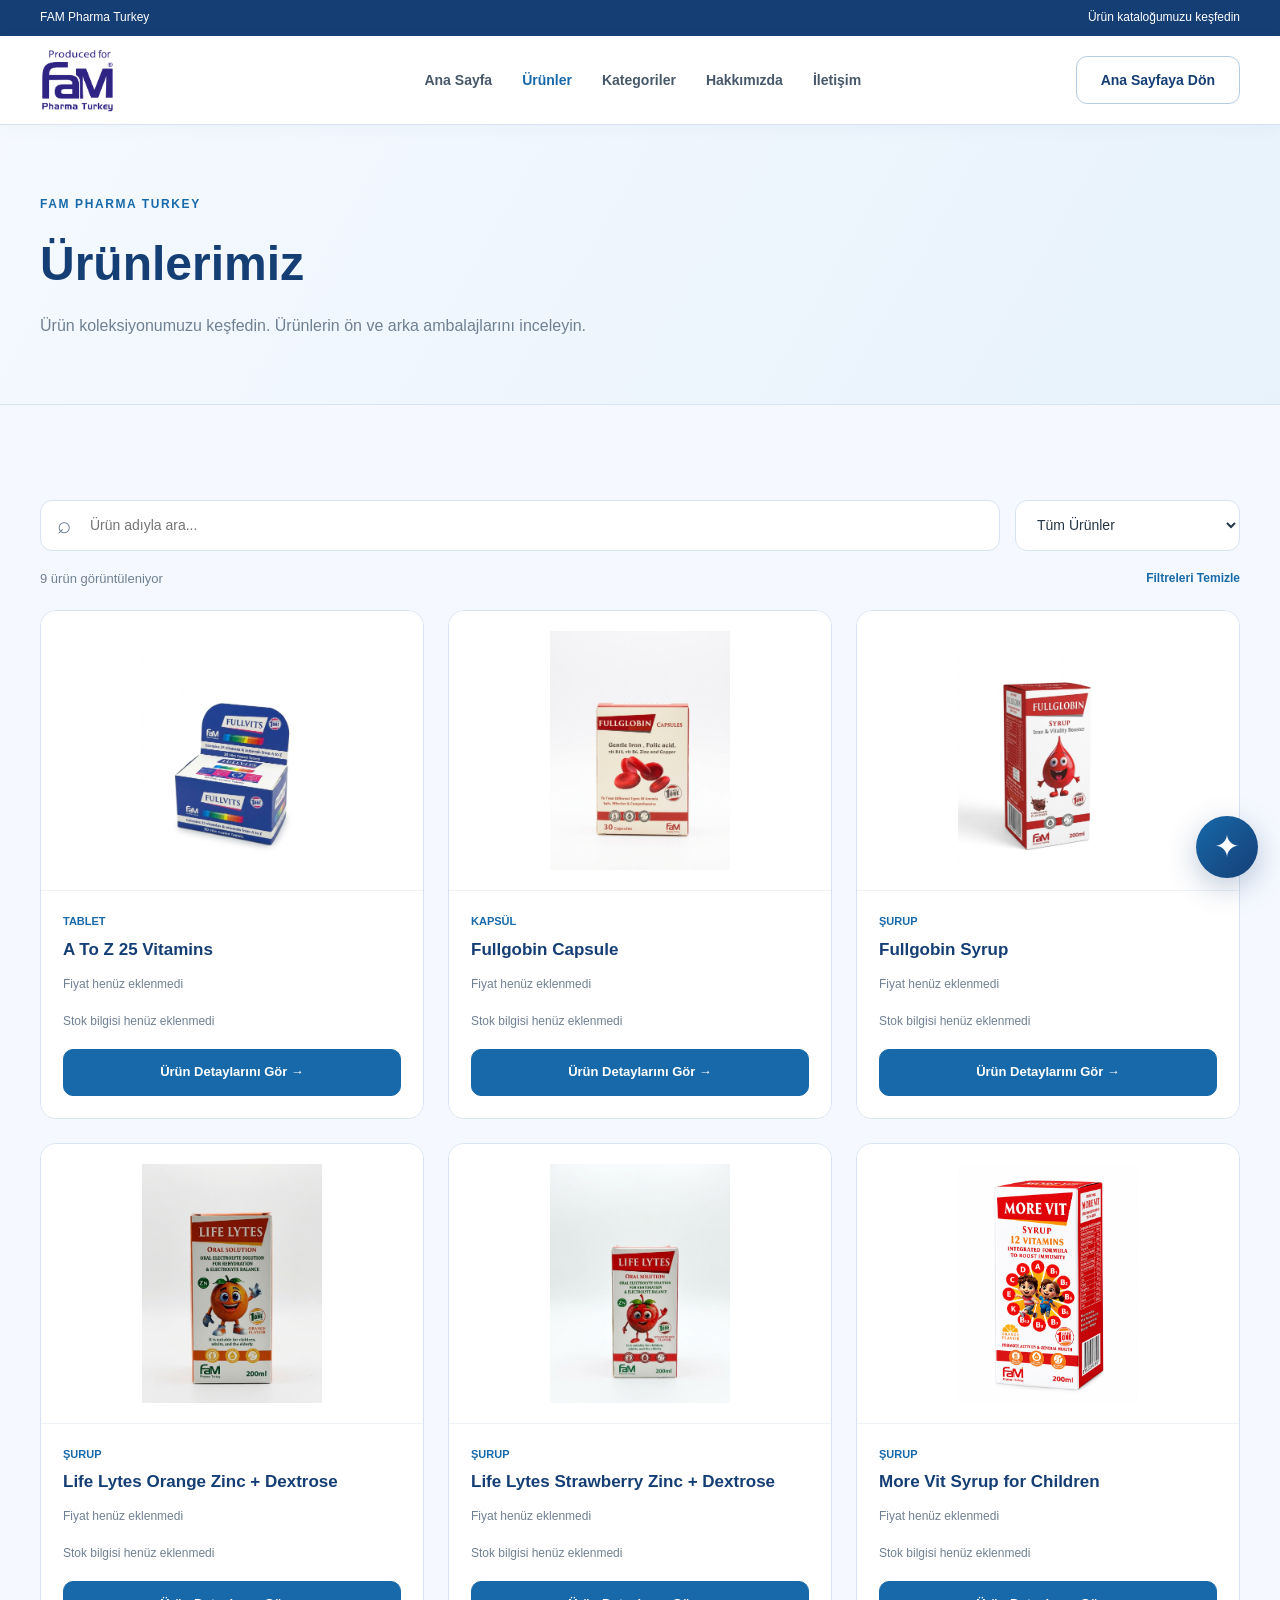
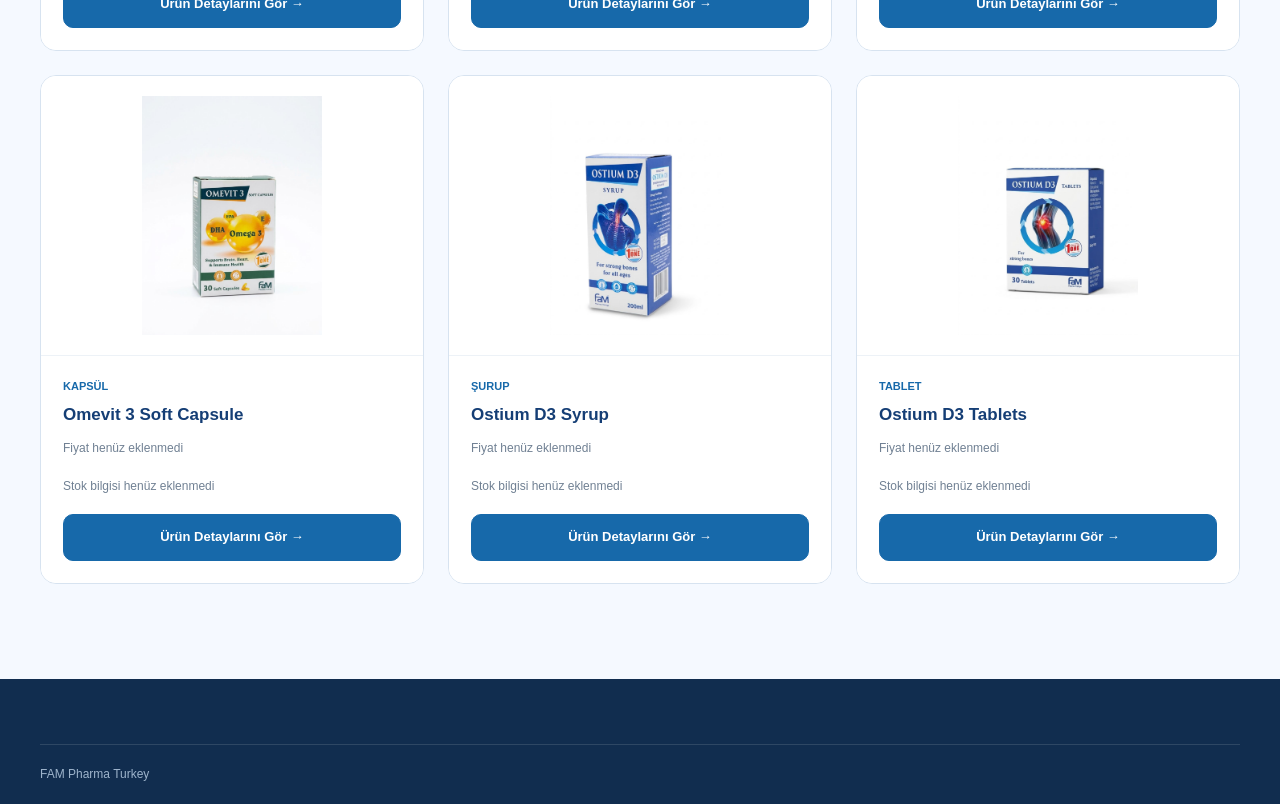
<file: products.html>
<!DOCTYPE html>
<html lang="tr">
<head>
    <meta charset="UTF-8">
    <meta name="viewport" content="width=device-width, initial-scale=1.0">
    <title>Ürünler | FAM Pharma Turkey</title>
    <link rel="stylesheet" href="style.css">
    <link rel="stylesheet" href="assistant.css">

    <script src="products-data.js" defer></script>
    <script src="catalog.js" defer></script>
    <script src="assistant.js" defer></script>
</head>
<body>

    <div class="topbar">
        <div class="container topbar-inner">
            <span>FAM Pharma Turkey</span>
            <span>Ürün kataloğumuzu keşfedin</span>
        </div>
    </div>

    <header class="header">
        <div class="container header-inner">
            <a href="index.html" class="logo">
                <img src="fam_logo.png"
                     alt="FAM Pharma Turkey"
                     onerror="this.hidden=true;this.nextElementSibling.hidden=false">
                <span class="logo-fallback" hidden>FAM Pharma Turkey</span>
            </a>

            <nav class="desktop-nav">
                <a href="index.html">Ana Sayfa</a>
                <a href="products.html" class="active">Ürünler</a>
                <a href="index.html#kategoriler">Kategoriler</a>
                <a href="index.html#hakkimizda">Hakkımızda</a>
                <a href="index.html#iletisim">İletişim</a>
            </nav>

            <a href="index.html" class="btn btn-outline">
                Ana Sayfaya Dön
            </a>
        </div>
    </header>

    <main>
        <section class="catalog-hero">
            <div class="container">
                <span class="section-label">FAM PHARMA TURKEY</span>
                <h1>Ürünlerimiz</h1>
                <p>
                    Ürün koleksiyonumuzu keşfedin.
                    Ürünlerin ön ve arka ambalajlarını inceleyin.
                </p>
            </div>
        </section>

        <section class="section products-section">
            <div class="container">

                <div class="product-toolbar">
                    <div class="search-field">
                        <span aria-hidden="true">⌕</span>
                        <input type="search"
                               id="productSearch"
                               placeholder="Ürün adıyla ara..."
                               aria-label="Ürün ara">
                    </div>

                    <select id="categoryFilter"
                            aria-label="Ürün formu">
                        <option value="Tümü">Tüm Ürünler</option>
                        <option value="Kapsül">Kapsüller</option>
                        <option value="Şurup">Şuruplar</option>
                        <option value="Tablet">Tabletler</option>
                        <option value="Diğer">Diğer</option>
                    </select>
                </div>

                <div class="product-results">
                    <span id="productCount" aria-live="polite"></span>
                    <button type="button"
                            id="clearFilters"
                            class="clear-filters">
                        Filtreleri Temizle
                    </button>
                </div>

                <div class="products-grid" id="productsGrid"></div>

                <div class="empty-state" id="emptyState" hidden>
                    <h3>Ürün bulunamadı</h3>
                    <p>Farklı bir arama veya kategori deneyin.</p>
                </div>

            </div>
        </section>
    </main>

    <footer class="footer">
        <div class="container footer-bottom">
            <span>FAM Pharma Turkey</span>
        </div>
    </footer>

</body>
</html>
</file>
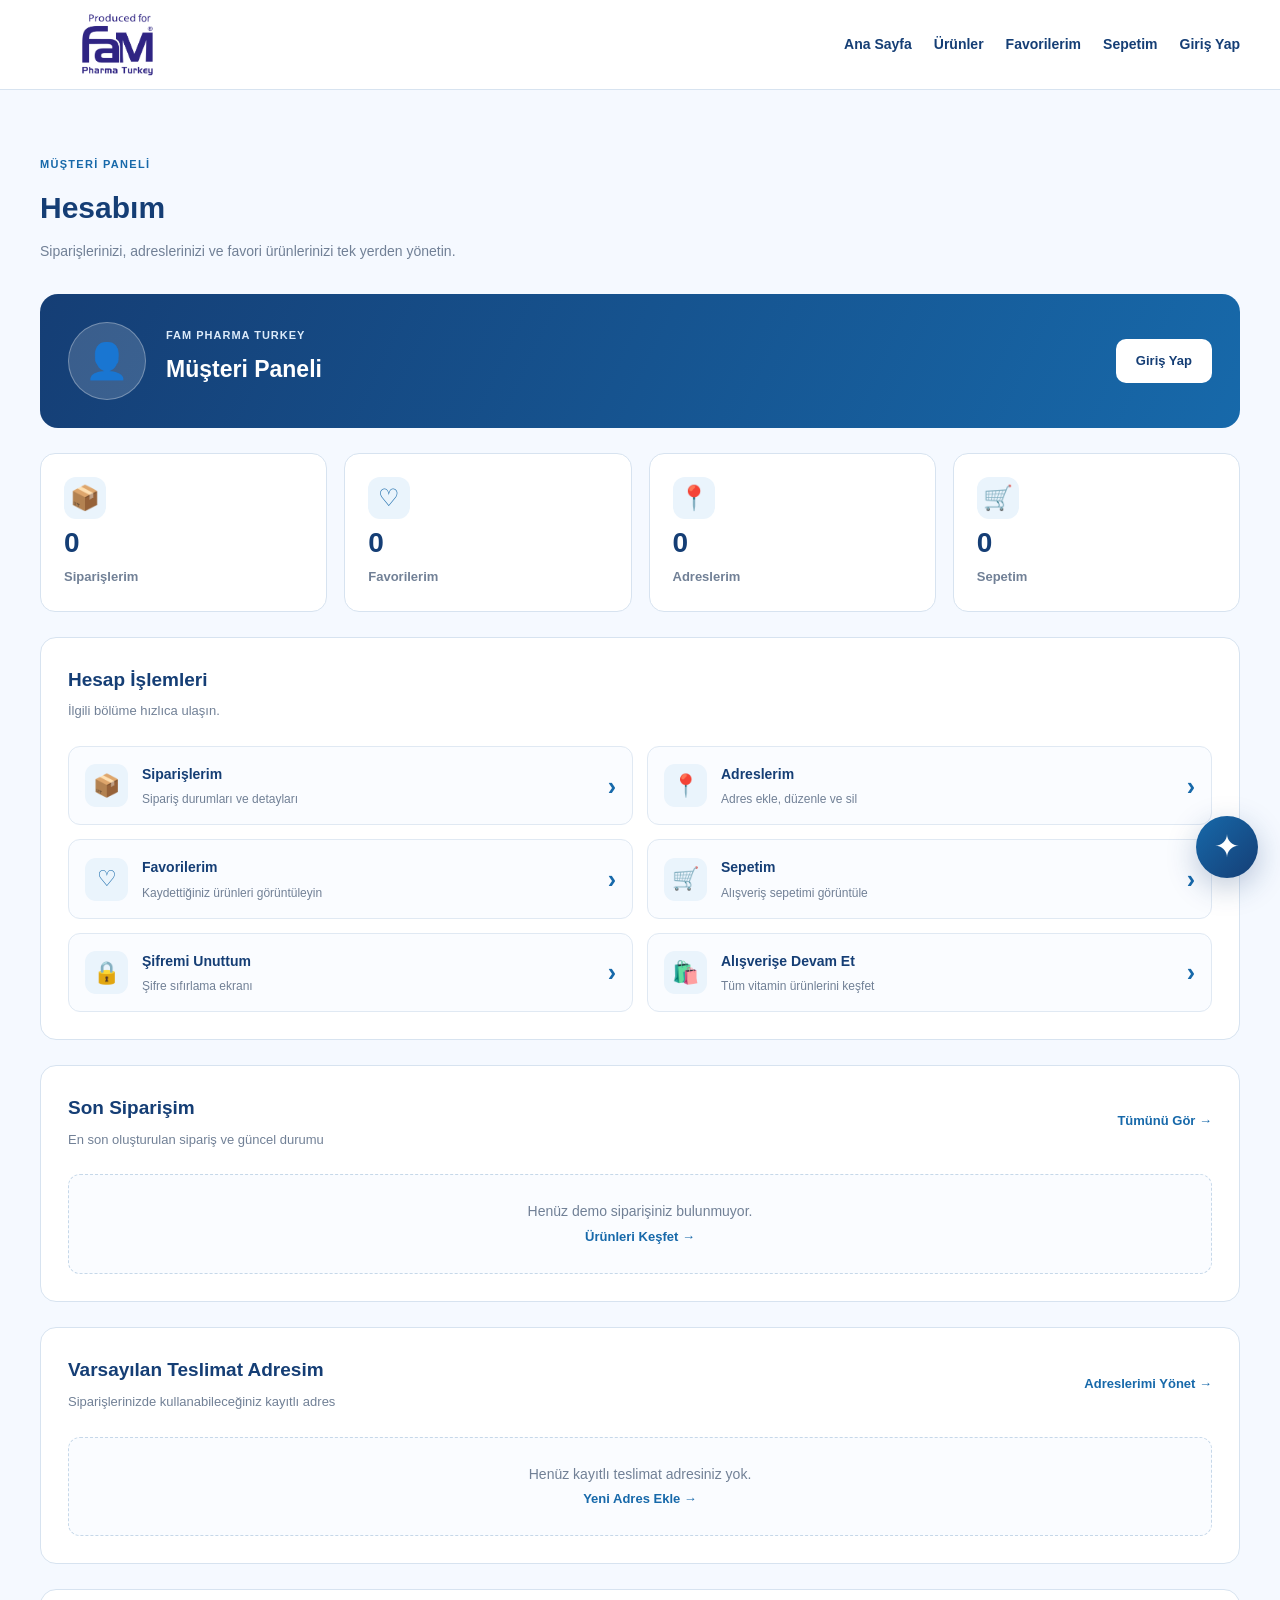
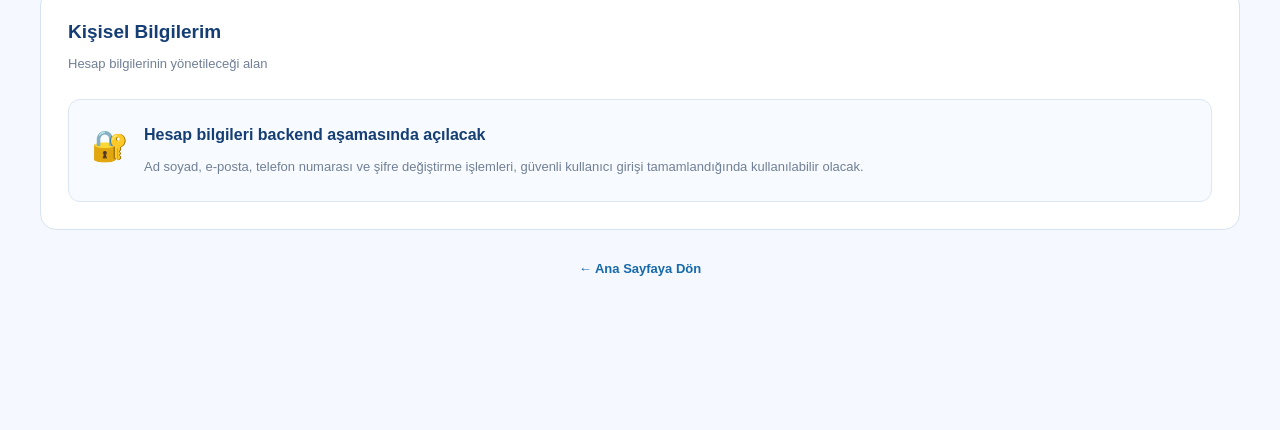
<file: profile.html>
<!DOCTYPE html>
<html lang="tr">
<head>
    <meta charset="UTF-8">
    <meta name="viewport"
          content="width=device-width, initial-scale=1.0">

    <title>Hesabım | FAM Pharma Turkey</title>

    <link rel="stylesheet" href="style.css">
    <link rel="stylesheet" href="customer.css">
    <link rel="stylesheet" href="shopping.css">
    <link rel="stylesheet" href="profile.css">
    <link rel="stylesheet" href="assistant.css">

    <script src="products-data.js" defer></script>
    <script src="cart-store.js" defer></script>
    <script src="profile.js" defer></script>
    <script src="assistant.js" defer></script>
</head>

<body>

<header class="customer-header">
    <a href="index.html" class="customer-logo">
        <img src="fam_logo.png"
             alt="FAM Pharma Turkey">
    </a>

    <nav class="customer-links"
         aria-label="Müşteri menüsü">
        <a href="index.html">Ana Sayfa</a>
        <a href="products.html">Ürünler</a>
        <a href="favorites.html">Favorilerim</a>
        <a href="cart.html">Sepetim</a>
        <a href="login.html">Giriş Yap</a>
    </nav>
</header>

<main class="customer-main">

    <div class="customer-container profile-container">

        <div class="customer-page-heading">
            <span class="auth-label">MÜŞTERİ PANELİ</span>

            <h1>Hesabım</h1>

            <p>
                Siparişlerinizi, adreslerinizi ve
                favori ürünlerinizi tek yerden yönetin.
            </p>
        </div>

        <!-- PROFİL KARTI -->
        <section class="profile-hero">

            <div class="profile-avatar"
                 aria-hidden="true">
                <span>👤</span>
            </div>

            <div class="profile-hero-text">
                <span class="profile-eyebrow">
                    FAM PHARMA TURKEY
                </span>

                <h2>Müşteri Paneli</h2>
            </div>

            <a href="login.html"
               class="profile-login-button">
                Giriş Yap
            </a>

        </section>

        <!-- SAYI KARTLARI -->
        <section class="profile-stats"
                 aria-label="Hesap özeti">

            <a href="orders.html"
               class="profile-stat-card">
                <span class="profile-stat-icon">📦</span>
                <strong id="profileOrderCount">0</strong>
                <span>Siparişlerim</span>
            </a>

            <a href="favorites.html"
               class="profile-stat-card">
                <span class="profile-stat-icon">♡</span>
                <strong id="profileFavoriteCount">0</strong>
                <span>Favorilerim</span>
            </a>

            <a href="addresses.html"
               class="profile-stat-card">
                <span class="profile-stat-icon">📍</span>
                <strong id="profileAddressCount">0</strong>
                <span>Adreslerim</span>
            </a>

            <a href="cart.html"
               class="profile-stat-card">
                <span class="profile-stat-icon">🛒</span>
                <strong id="profileCartCount">0</strong>
                <span>Sepetim</span>
            </a>

        </section>

        <!-- HESAP İŞLEMLERİ -->
        <section class="profile-panel">
            <div class="profile-section-heading">
                <div>
                    <h2>Hesap İşlemleri</h2>
                    <p>İlgili bölüme hızlıca ulaşın.</p>
                </div>
            </div>

            <div class="profile-menu-grid">

                <a href="orders.html"
                   class="profile-menu-item">
                    <span class="profile-menu-icon">📦</span>
                    <span>
                        <strong>Siparişlerim</strong>
                        <small>
                            Sipariş durumları ve detayları
                        </small>
                    </span>
                    <span class="profile-arrow">›</span>
                </a>

                <a href="addresses.html"
                   class="profile-menu-item">
                    <span class="profile-menu-icon">📍</span>
                    <span>
                        <strong>Adreslerim</strong>
                        <small>
                            Adres ekle, düzenle ve sil
                        </small>
                    </span>
                    <span class="profile-arrow">›</span>
                </a>

                <a href="favorites.html"
                   class="profile-menu-item">
                    <span class="profile-menu-icon">♡</span>
                    <span>
                        <strong>Favorilerim</strong>
                        <small>
                            Kaydettiğiniz ürünleri görüntüleyin
                        </small>
                    </span>
                    <span class="profile-arrow">›</span>
                </a>

                <a href="cart.html"
                   class="profile-menu-item">
                    <span class="profile-menu-icon">🛒</span>
                    <span>
                        <strong>Sepetim</strong>
                        <small>
                            Alışveriş sepetimi görüntüle
                        </small>
                    </span>
                    <span class="profile-arrow">›</span>
                </a>

                <a href="forgot-password.html"
                   class="profile-menu-item">
                    <span class="profile-menu-icon">🔒</span>
                    <span>
                        <strong>Şifremi Unuttum</strong>
                        <small>
                            Şifre sıfırlama ekranı
                        </small>
                    </span>
                    <span class="profile-arrow">›</span>
                </a>

                <a href="products.html"
                   class="profile-menu-item">
                    <span class="profile-menu-icon">🛍️</span>
                    <span>
                        <strong>Alışverişe Devam Et</strong>
                        <small>
                            Tüm vitamin ürünlerini keşfet
                        </small>
                    </span>
                    <span class="profile-arrow">›</span>
                </a>

            </div>
        </section>

        <!-- SON SİPARİŞ -->
        <section class="profile-panel">

            <div class="profile-section-heading">
                <div>
                    <h2>Son Siparişim</h2>
                    <p>
                        En son oluşturulan sipariş
                        ve güncel durumu
                    </p>
                </div>

                <a href="orders.html"
                   class="profile-view-all">
                    Tümünü Gör →
                </a>
            </div>

            <div id="profileLatestOrder">
                <!-- JavaScript ile doldurulur -->
            </div>

        </section>

        <!-- VARSAYILAN ADRES -->
        <section class="profile-panel">

            <div class="profile-section-heading">
                <div>
                    <h2>Varsayılan Teslimat Adresim</h2>
                    <p>
                        Siparişlerinizde kullanabileceğiniz
                        kayıtlı adres
                    </p>
                </div>

                <a href="addresses.html"
                   class="profile-view-all">
                    Adreslerimi Yönet →
                </a>
            </div>

            <div id="profileDefaultAddress">
                <!-- JavaScript ile doldurulur -->
            </div>

        </section>

        <!-- HESAP BİLGİLERİ -->
        <section class="profile-panel">

            <div class="profile-section-heading">
                <div>
                    <h2>Kişisel Bilgilerim</h2>
                    <p>
                        Hesap bilgilerinin yönetileceği alan
                    </p>
                </div>
            </div>

            <div class="profile-locked">

                <div class="profile-lock-icon">🔐</div>

                <div>
                    <strong>
                        Hesap bilgileri backend aşamasında açılacak
                    </strong>

                    <p>
                        Ad soyad, e-posta, telefon numarası
                        ve şifre değiştirme işlemleri,
                        güvenli kullanıcı girişi
                        tamamlandığında kullanılabilir olacak.
                    </p>
                </div>

            </div>

        </section>

        <div class="profile-bottom-link">
            <a href="index.html">
                ← Ana Sayfaya Dön
            </a>
        </div>

    </div>

</main>

</body>
</html>
</file>
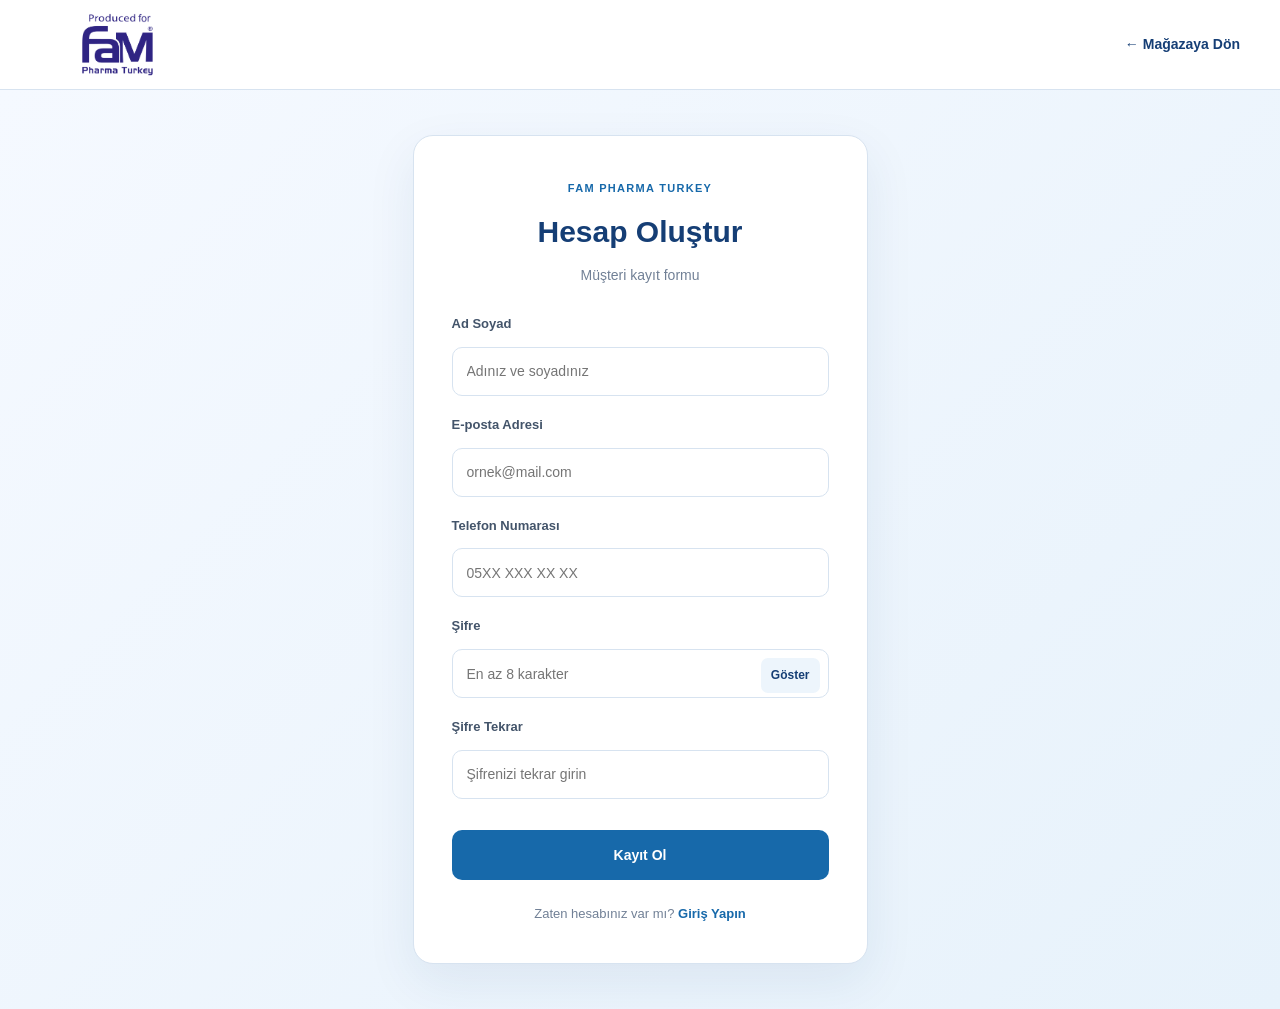
<file: register.html>
<!DOCTYPE html>
<html lang="tr">
<head>
    <meta charset="UTF-8">
    <meta name="viewport" content="width=device-width, initial-scale=1.0">
    <title>Kayıt Ol | FAM Pharma Turkey</title>
    <link rel="stylesheet" href="style.css">
    <link rel="stylesheet" href="customer.css">
    <script src="customer.js" defer></script>
</head>
<body>
    <header class="customer-header">
        <a href="index.html" class="customer-logo">
            <img src="fam_logo.png"
                 alt="FAM Pharma Turkey">
        </a>
        <a href="index.html" class="customer-back">
            ← Mağazaya Dön
        </a>
    </header>

    <main class="auth-wrapper">
        <section class="auth-card">
            <div class="auth-heading">
                <span class="auth-label">FAM PHARMA TURKEY</span>
                <h1>Hesap Oluştur</h1>
                <p>Müşteri kayıt formu</p>
            </div>

            <form id="registerForm" class="auth-form">
                <label for="fullName">Ad Soyad</label>
                <input id="fullName"
                       autocomplete="name"
                       maxlength="150"
                       placeholder="Adınız ve soyadınız" required>

                <label for="registerEmail">E-posta Adresi</label>
                <input type="email" id="registerEmail"
                       autocomplete="email"
                       placeholder="ornek@mail.com" required>

                <label for="registerPhone">Telefon Numarası</label>
                <input type="tel" id="registerPhone"
                       autocomplete="tel"
                       placeholder="05XX XXX XX XX">

                <label for="registerPassword">Şifre</label>
                <div class="password-field">
                    <input type="password"
                           id="registerPassword"
                           autocomplete="new-password"
                           minlength="8"
                           placeholder="En az 8 karakter" required>
                    <button type="button"
                            data-password-toggle="registerPassword">
                        Göster
                    </button>
                </div>

                <label for="confirmPassword">Şifre Tekrar</label>
                <input type="password"
                       id="confirmPassword"
                       autocomplete="new-password"
                       minlength="8"
                       placeholder="Şifrenizi tekrar girin" required>

                <button type="submit" class="auth-submit">
                    Kayıt Ol
                </button>
            </form>

            <p id="authMessage" class="auth-message"
               role="status" aria-live="polite"></p>

            <div class="auth-footer">
                Zaten hesabınız var mı?
                <a href="login.html">Giriş Yapın</a>
            </div>
        </section>
    </main>
</body>
</html>
</file>
<file: style.css>
/* =========================================
   FAM PHARMA TURKEY
   ANA TASARIM DOSYASI
========================================= */

:root {
    --primary: #1769AA;
    --primary-dark: #153E75;
    --primary-light: #E7F2FB;
    --background: #F5F9FF;
    --white: #FFFFFF;
    --text: #263746;
    --muted: #708093;
    --border: #D7E3F0;
    --shadow: 0 12px 35px rgba(21, 62, 117, 0.08);
    --radius: 16px;
}

* {
    margin: 0;
    padding: 0;
    box-sizing: border-box;
}

html {
    scroll-behavior: smooth;
    scroll-padding-top: 100px;
}

body {
    font-family: "Segoe UI", Arial, sans-serif;
    color: var(--text);
    background: var(--white);
    line-height: 1.6;
}

body.modal-open {
    overflow: hidden;
}

a {
    text-decoration: none;
    color: inherit;
}

button,
input,
select {
    font: inherit;
}

button {
    cursor: pointer;
}

button:focus-visible,
a:focus-visible,
input:focus-visible,
select:focus-visible {
    outline: 3px solid #66A9E0;
    outline-offset: 3px;
}

img {
    max-width: 100%;
    display: block;
}

[hidden] {
    display: none !important;
}

.container {
    width: min(1200px, calc(100% - 40px));
    margin-inline: auto;
}

.section {
    padding: 95px 0;
}

.section-label,
.eyebrow {
    display: inline-block;
    color: var(--primary);
    font-size: 12px;
    font-weight: 800;
    letter-spacing: 1.6px;
    margin-bottom: 12px;
}

/* =========================================
   TOPBAR
========================================= */

.topbar {
    background: var(--primary-dark);
    color: #fff;
    font-size: 12px;
}

.topbar-inner {
    min-height: 36px;
    display: flex;
    justify-content: space-between;
    align-items: center;
    gap: 15px;
}

/* =========================================
   HEADER
========================================= */

.header {
    position: sticky;
    top: 0;
    z-index: 100;
    background: rgba(255, 255, 255, 0.98);
    border-bottom: 1px solid var(--border);
    box-shadow: 0 3px 16px rgba(21, 62, 117, 0.035);
}

.header-inner {
    min-height: 88px;
    display: flex;
    align-items: center;
    justify-content: space-between;
    gap: 30px;
}

.logo {
    display: flex;
    align-items: center;
    min-width: 170px;
}

.logo img {
    width: 170px;
    height: 65px;
    object-fit: contain;
    object-position: left center;
}

.logo-fallback {
    display: none;
    font-size: 20px;
    font-weight: 800;
    color: var(--primary-dark);
}

.desktop-nav {
    display: flex;
    align-items: center;
    gap: 30px;
}

.desktop-nav a {
    color: #47586A;
    font-size: 14px;
    font-weight: 600;
    transition: color 0.2s;
}

.desktop-nav a:hover,
.desktop-nav a.active {
    color: var(--primary);
}

.header-actions {
    display: flex;
    align-items: center;
    gap: 15px;
}

.demo-login {
    padding: 10px 18px;
    border: 1px solid var(--border);
    border-radius: 10px;
    color: var(--muted);
    font-size: 13px;
    font-weight: 700;
    cursor: not-allowed;
    white-space: nowrap;
}

.menu-toggle {
    display: none;
    background: var(--primary-light);
    color: var(--primary-dark);
    border: none;
    width: 44px;
    height: 44px;
    border-radius: 10px;
    font-size: 24px;
}

.mobile-nav {
    display: flex;
    flex-direction: column;
    padding: 12px 20px 22px;
    border-top: 1px solid var(--border);
    background: var(--white);
}

.mobile-nav a {
    padding: 11px 8px;
    font-weight: 600;
    color: var(--primary-dark);
}

/* =========================================
   BUTTONS
========================================= */

.btn {
    min-height: 48px;
    display: inline-flex;
    align-items: center;
    justify-content: center;
    gap: 10px;
    padding: 12px 24px;
    border-radius: 11px;
    font-size: 14px;
    font-weight: 700;
    transition: 0.25s ease;
}

.btn-primary {
    background: var(--primary);
    color: var(--white);
    box-shadow: 0 8px 20px rgba(23, 105, 170, 0.18);
}

.btn-primary:hover {
    background: var(--primary-dark);
    transform: translateY(-2px);
}

.btn-outline {
    color: var(--primary-dark);
    border: 1px solid #B5CDE3;
    background: var(--white);
}

.btn-outline:hover {
    background: var(--primary-light);
}

/* =========================================
   HERO
========================================= */

.hero {
    background:
        radial-gradient(circle at 82% 20%,
            rgba(91, 165, 222, 0.19), transparent 38%),
        linear-gradient(125deg, #F7FBFF, #EAF4FD);
    padding: 80px 0 90px;
    overflow: hidden;
}

.hero-grid {
    display: grid;
    grid-template-columns: 1.1fr 0.9fr;
    align-items: center;
    gap: 75px;
}

.hero-content h1 {
    color: var(--primary-dark);
    font-size: clamp(39px, 5vw, 62px);
    line-height: 1.15;
    letter-spacing: -2px;
    margin-bottom: 24px;
}

.hero-content h1 span {
    display: block;
    color: var(--primary);
}

.hero-content > p {
    font-size: 16px;
    color: #5A6E80;
    max-width: 510px;
    margin-bottom: 30px;
}

.hero-buttons {
    display: flex;
    flex-wrap: wrap;
    gap: 14px;
}

.hero-note {
    margin-top: 30px;
    display: flex;
    align-items: center;
    gap: 10px;
    color: #617589;
    font-size: 12px;
}

.note-icon {
    display: inline-grid;
    place-items: center;
    width: 23px;
    height: 23px;
    border-radius: 50%;
    background: var(--primary-light);
    color: var(--primary);
    font-weight: 800;
}

.hero-visual {
    position: relative;
    display: grid;
    place-items: center;
    min-height: 450px;
}

.hero-glow {
    position: absolute;
    width: 360px;
    height: 360px;
    border-radius: 50%;
    background: #D8ECFC;
    filter: blur(2px);
}

.hero-product-card {
    position: relative;
    z-index: 2;
    width: min(355px, 90%);
    padding: 24px;
    border: 1px solid rgba(255,255,255,0.95);
    border-radius: 24px;
    background: rgba(255,255,255,0.95);
    box-shadow: 0 24px 70px rgba(21, 62, 117, 0.12);
}

.hero-product-card > img {
    width: 100%;
    height: 290px;
    object-fit: contain;
}

.hero-product-info {
    padding-top: 18px;
    border-top: 1px solid var(--border);
}

.hero-product-info span {
    display: block;
    color: var(--muted);
    font-size: 12px;
}

.hero-product-info strong {
    color: var(--primary-dark);
    font-size: 16px;
}

.floating-label {
    position: absolute;
    z-index: 3;
    padding: 12px 17px;
    border-radius: 12px;
    background: var(--white);
    box-shadow: var(--shadow);
    font-size: 12px;
    font-weight: 700;
    color: var(--primary-dark);
}

.floating-top {
    top: 60px;
    left: 0;
}

.floating-bottom {
    bottom: 55px;
    right: 0;
}

/* =========================================
   FEATURES
========================================= */

.features {
    background: var(--white);
    border-bottom: 1px solid var(--border);
}

.features-grid {
    display: grid;
    grid-template-columns: repeat(3, 1fr);
    gap: 30px;
    padding: 35px 0;
}

.feature-item {
    display: flex;
    align-items: center;
    gap: 16px;
}

.feature-icon {
    flex: 0 0 52px;
    height: 52px;
    display: grid;
    place-items: center;
    background: var(--primary-light);
    border-radius: 14px;
    font-size: 26px;
    color: var(--primary);
}

.feature-item h3 {
    color: var(--primary-dark);
    font-size: 14px;
}

.feature-item p {
    color: var(--muted);
    font-size: 12px;
}

/* =========================================
   SECTION HEADINGS
========================================= */

.section-heading {
    margin-bottom: 38px;
}

.section-heading.centered {
    text-align: center;
}

.section-heading h2,
.about-content h2,
.contact-panel h2 {
    font-size: clamp(29px, 3vw, 39px);
    line-height: 1.2;
    letter-spacing: -0.8px;
    color: var(--primary-dark);
    margin-bottom: 12px;
}

.section-heading p {
    color: var(--muted);
    font-size: 15px;
}

/* =========================================
   CATEGORIES
========================================= */

.categories-section {
    background: var(--white);
}

.categories-grid {
    display: grid;
    grid-template-columns: repeat(4, 1fr);
    gap: 20px;
}

.category-card {
    text-align: left;
    padding: 27px 22px;
    border-radius: 18px;
    border: 1px solid var(--border);
    background: var(--white);
    transition: 0.25s;
    min-height: 200px;
}

.category-card:hover {
    border-color: #A4C9E9;
    box-shadow: var(--shadow);
    transform: translateY(-5px);
}

.category-symbol {
    display: grid;
    place-items: center;
    width: 49px;
    height: 49px;
    background: var(--primary-light);
    color: var(--primary);
    border-radius: 13px;
    font-size: 25px;
    margin-bottom: 19px;
}

.category-card h3 {
    font-size: 17px;
    color: var(--primary-dark);
    margin-bottom: 5px;
}

.category-card p {
    font-size: 12px;
    color: var(--muted);
    margin-bottom: 14px;
}

.category-action {
    color: var(--primary);
    font-size: 12px;
    font-weight: 700;
}

/* =========================================
   PRODUCTS
========================================= */

.products-section {
    background: var(--background);
}

.catalog-notice {
    display: flex;
    align-items: flex-start;
    gap: 13px;
    border: 1px solid #C5DBEE;
    border-radius: 12px;
    background: #EDF6FE;
    padding: 15px 18px;
    margin-bottom: 28px;
    color: #3A6080;
    font-size: 13px;
}

.catalog-notice > span {
    font-size: 20px;
    line-height: 1;
    font-weight: 800;
    color: var(--primary);
}

.product-toolbar {
    display: flex;
    gap: 15px;
    align-items: center;
    margin-bottom: 18px;
}

.search-field {
    position: relative;
    flex: 1;
}

.search-field > span {
    position: absolute;
    top: 50%;
    left: 17px;
    transform: translateY(-50%);
    font-size: 24px;
    color: var(--muted);
}

.search-field input,
.product-toolbar select {
    width: 100%;
    border: 1px solid var(--border);
    border-radius: 12px;
    outline: none;
    background: var(--white);
    color: var(--text);
    height: 51px;
    padding: 0 17px;
    font-size: 14px;
}

.search-field input {
    padding-left: 49px;
}

.search-field input:focus,
.product-toolbar select:focus {
    border-color: var(--primary);
    box-shadow: 0 0 0 3px rgba(23,105,170,0.08);
}

.product-toolbar select {
    max-width: 225px;
}

.product-results {
    display: flex;
    justify-content: space-between;
    gap: 15px;
    align-items: center;
    margin-bottom: 21px;
}

#productCount {
    color: var(--muted);
    font-size: 13px;
}

.clear-filters {
    border: none;
    background: transparent;
    color: var(--primary);
    font-size: 12px;
    font-weight: 700;
}

.products-grid {
    display: grid;
    grid-template-columns: repeat(3, minmax(0, 1fr));
    gap: 25px;
}

.product-card {
    display: flex;
    flex-direction: column;
    overflow: hidden;
    background: var(--white);
    border: 1px solid var(--border);
    border-radius: var(--radius);
    transition: 0.25s;
}

.product-card:hover {
    transform: translateY(-5px);
    border-color: #BED7EC;
    box-shadow: var(--shadow);
}

.product-image {
    position: relative;
    height: 270px;
    padding: 28px;
    display: grid;
    place-items: center;
    background: #FFFFFF;
    border-bottom: 1px solid #F0F3F7;
}

.product-image img {
    width: 100%;
    height: 100%;
    object-fit: contain;
    transition: transform 0.35s;
}

.product-card:hover .product-image img {
    transform: scale(1.05);
}

.product-tag {
    position: absolute;
    top: 17px;
    left: 17px;
    color: var(--primary);
    background: var(--primary-light);
    border-radius: 7px;
    padding: 5px 10px;
    font-weight: 700;
    font-size: 10px;
}

.product-details {
    flex: 1;
    display: flex;
    flex-direction: column;
    padding: 23px;
}

.product-brand {
    color: var(--primary);
    font-size: 11px;
    font-weight: 700;
    text-transform: uppercase;
    margin-bottom: 7px;
}

.product-details h3 {
    color: var(--primary-dark);
    font-size: 17px;
    line-height: 1.4;
    min-height: 49px;
    margin-bottom: 11px;
}

.product-type {
    color: var(--muted);
    font-size: 12px;
    margin-bottom: 18px;
}

.product-price-placeholder {
    margin-top: auto;
    padding-top: 15px;
    border-top: 1px solid #EDF0F3;
    color: var(--muted);
    font-size: 12px;
}

.view-product-btn {
    margin-top: 16px;
    display: block;
    width: 100%;
    border: 1px solid var(--primary);
    background: var(--primary);
    color: #fff;
    padding: 12px;
    border-radius: 10px;
    font-size: 13px;
    font-weight: 700;
    transition: 0.2s;
}

.view-product-btn:hover {
    background: var(--primary-dark);
}

.empty-state {
    text-align: center;
    padding: 65px 20px;
    border: 1px dashed #B9D0E5;
    border-radius: 16px;
    background: var(--white);
}

.empty-symbol {
    font-size: 45px;
    color: var(--primary);
}

.empty-state h3 {
    color: var(--primary-dark);
    margin-bottom: 6px;
}

.empty-state p {
    color: var(--muted);
    font-size: 14px;
}

/* =========================================
   ABOUT
========================================= */

.about-grid {
    display: grid;
    grid-template-columns: 1fr 1fr;
    align-items: center;
    gap: 80px;
}

.about-visual {
    min-height: 360px;
    padding: 40px;
    display: grid;
    place-items: center;
    background: linear-gradient(135deg, #E7F2FB, #F5F9FF);
    border-radius: 25px;
}

.about-logo-box {
    width: 100%;
    max-width: 330px;
    min-height: 200px;
    padding: 30px;
    display: grid;
    place-items: center;
    border-radius: 20px;
    background: var(--white);
    box-shadow: var(--shadow);
}

.about-logo-box img {
    width: 100%;
    max-height: 180px;
    object-fit: contain;
}

.about-logo-fallback {
    display: none;
    font-size: 25px;
    text-align: center;
    font-weight: 800;
    color: var(--primary-dark);
}

.about-content p {
    color: #657789;
    font-size: 15px;
    margin-bottom: 17px;
}

.about-small {
    font-size: 12px !important;
}

.about-content .btn {
    margin-top: 12px;
}

/* =========================================
   CONTACT
========================================= */

.contact-section {
    background: var(--background);
}

.contact-panel {
    display: grid;
    grid-template-columns: 1.2fr 0.8fr;
    gap: 55px;
    align-items: center;
    background: var(--white);
    padding: 50px;
    border-radius: 20px;
    border: 1px solid var(--border);
}

.contact-panel p {
    color: var(--muted);
    font-size: 14px;
}

.contact-status {
    background: var(--primary-light);
    border-radius: 14px;
    padding: 25px;
}

.contact-status > span {
    display: block;
    font-size: 25px;
    color: var(--primary);
}

.contact-status strong {
    color: var(--primary-dark);
    font-size: 14px;
}

.contact-status p {
    margin-top: 8px;
    font-size: 12px;
}

/* =========================================
   FOOTER
========================================= */

.footer {
    background: #112D4F;
    color: #E8F1FA;
    padding: 65px 0 20px;
}

.footer-grid {
    display: grid;
    grid-template-columns: 2fr 1fr 1fr;
    gap: 60px;
    padding-bottom: 50px;
}

.footer h3,
.footer h4 {
    color: #FFFFFF;
    margin-bottom: 18px;
}

.footer h3 {
    font-size: 21px;
}

.footer h4 {
    font-size: 14px;
}

.footer p {
    max-width: 350px;
    color: #B9CBE0;
    font-size: 13px;
}

.footer a {
    display: block;
    margin-bottom: 11px;
    color: #B9CBE0;
    font-size: 13px;
}

.footer a:hover {
    color: var(--white);
}

.footer-bottom {
    display: flex;
    justify-content: space-between;
    gap: 15px;
    padding-top: 20px;
    border-top: 1px solid rgba(255,255,255,0.12);
    font-size: 12px;
    color: #9EB4CC;
}

/* =========================================
   PRODUCT MODAL
========================================= */

.modal-overlay {
    position: fixed;
    inset: 0;
    z-index: 1000;
    background: rgba(10, 28, 49, 0.7);
    display: grid;
    place-items: center;
    padding: 20px;
}

.product-modal {
    position: relative;
    display: grid;
    grid-template-columns: 1fr 1fr;
    width: min(850px, 100%);
    max-height: 90vh;
    overflow: auto;
    background: var(--white);
    border-radius: 20px;
    box-shadow: 0 30px 80px rgba(0,0,0,0.2);
}

.modal-close {
    position: absolute;
    z-index: 2;
    top: 13px;
    right: 15px;
    width: 36px;
    height: 36px;
    border: none;
    border-radius: 50%;
    background: #EDF2F7;
    color: var(--primary-dark);
    font-size: 25px;
}

.modal-image-area {
    display: grid;
    place-items: center;
    min-height: 410px;
    padding: 30px;
    background: #F7FAFE;
}

.modal-image-area img {
    max-height: 380px;
    width: 100%;
    object-fit: contain;
}

.modal-information {
    padding: 60px 35px 35px;
    display: flex;
    flex-direction: column;
    justify-content: center;
}

.modal-information h2 {
    font-size: 26px;
    color: var(--primary-dark);
    margin-bottom: 15px;
    line-height: 1.3;
}

.modal-information > p {
    font-size: 14px;
    color: var(--muted);
    margin-bottom: 25px;
}

.image-switcher {
    display: flex;
    gap: 10px;
    margin-bottom: 22px;
}

.image-tab {
    padding: 10px 15px;
    border: 1px solid var(--border);
    border-radius: 9px;
    background: #fff;
    color: var(--primary-dark);
    font-weight: 700;
    font-size: 12px;
}

.image-tab.active {
    background: var(--primary);
    border-color: var(--primary);
    color: #fff;
}

.modal-notice {
    background: var(--primary-light);
    border-radius: 10px;
    padding: 15px;
    color: #4B6D88;
    font-size: 12px;
}

/* =========================================
   RESPONSIVE
========================================= */

@media (max-width: 1080px) {
    .desktop-nav {
        gap: 17px;
    }

    .hero-grid {
        gap: 30px;
    }

    .floating-top {
        left: -10px;
    }

    .floating-bottom {
        right: -10px;
    }
}

@media (max-width: 900px) {
    .desktop-nav {
        display: none;
    }

    .menu-toggle {
        display: block;
    }

    .hero-grid,
    .about-grid {
        grid-template-columns: 1fr;
    }

    .hero-content {
        text-align: center;
    }

    .hero-content > p {
        margin-inline: auto;
    }

    .hero-buttons,
    .hero-note {
        justify-content: center;
    }

    .hero-visual {
        min-height: 390px;
    }

    .categories-grid {
        grid-template-columns: repeat(2, 1fr);
    }

    .products-grid {
        grid-template-columns: repeat(2, minmax(0, 1fr));
    }

    .contact-panel {
        grid-template-columns: 1fr;
        gap: 25px;
    }

    .about-content {
        text-align: center;
    }
}

@media (max-width: 620px) {
    .container {
        width: min(100% - 28px, 1200px);
    }

    .section {
        padding: 65px 0;
    }

    .topbar-inner {
        justify-content: center;
    }

    .topbar-inner span:last-child {
        display: none;
    }

    .header-inner {
        min-height: 72px;
    }

    .logo img {
        width: 130px;
        height: 55px;
    }

    .logo {
        min-width: unset;
    }

    .logo-fallback {
        font-size: 16px;
    }

    .demo-login {
        display: none;
    }

    .hero {
        padding: 50px 0 65px;
    }

    .hero-content h1 {
        letter-spacing: -1px;
    }

    .hero-buttons {
        flex-direction: column;
        align-items: stretch;
    }

    .hero-visual {
        min-height: 340px;
    }

    .hero-product-card {
        width: 260px;
        padding: 17px;
    }

    .hero-product-card > img {
        height: 230px;
    }

    .hero-glow {
        width: 285px;
        height: 285px;
    }

    .floating-label {
        padding: 9px 10px;
        font-size: 10px;
    }

    .floating-top {
        top: 30px;
        left: 0;
    }

    .floating-bottom {
        bottom: 20px;
        right: 0;
    }

    .features-grid {
        grid-template-columns: 1fr;
        gap: 23px;
    }

    .categories-grid {
        gap: 12px;
    }

    .category-card {
        padding: 20px 15px;
        min-height: 190px;
    }

    .category-card h3 {
        font-size: 14px;
    }

    .category-card p {
        font-size: 11px;
    }

    .products-grid {
        grid-template-columns: 1fr;
        gap: 18px;
    }

    .product-image {
        height: 265px;
    }

    .product-toolbar {
        flex-direction: column;
        align-items: stretch;
    }

    .product-toolbar select {
        max-width: 100%;
    }

    .about-visual {
        min-height: 260px;
        padding: 25px;
    }

    .contact-panel {
        padding: 25px;
    }

    .footer-grid {
        grid-template-columns: 1fr 1fr;
        gap: 35px;
    }

    .footer-brand {
        grid-column: 1 / -1;
    }

    .footer-bottom {
        flex-direction: column;
        align-items: flex-start;
    }

    .product-modal {
        grid-template-columns: 1fr;
    }

    .modal-image-area {
        min-height: 260px;
    }

    .modal-image-area img {
        max-height: 245px;
    }

    .modal-information {
        padding: 25px;
    }

    .modal-information h2 {
        font-size: 22px;
    }
}

@media (prefers-reduced-motion: reduce) {
    html {
        scroll-behavior: auto;
    }

    *,
    *::before,
    *::after {
        transition-duration: 0.01ms !important;
        animation-duration: 0.01ms !important;
    }
}

/* =========================================
   FAM PHARMA TURKEY
   KATALOG + ÜRÜN DETAY SAYFALARI
========================================= */

.featured-footer {
    display: flex;
    justify-content: center;
    margin-top: 35px;
}

.catalog-hero {
    background: linear-gradient(120deg, #F5F9FF, #E7F2FB);
    padding: 65px 0;
    border-bottom: 1px solid var(--border);
}

.catalog-hero h1 {
    font-size: clamp(32px, 4vw, 48px);
    color: var(--primary-dark);
    margin-bottom: 10px;
}

.catalog-hero p {
    color: var(--muted);
    max-width: 600px;
}

.category-card {
    display: block;
    color: inherit;
}

.detail-page {
    background: var(--background);
    min-height: 75vh;
    padding: 35px 0 90px;
}

.breadcrumbs {
    display: flex;
    align-items: center;
    gap: 10px;
    flex-wrap: wrap;
    color: var(--muted);
    font-size: 13px;
    margin-bottom: 30px;
}

.breadcrumbs a {
    color: var(--primary);
}

.detail-grid {
    display: grid;
    grid-template-columns: 1fr 1fr;
    gap: 45px;
    align-items: start;
    background: #FFFFFF;
    border: 1px solid var(--border);
    border-radius: 22px;
    padding: 35px;
}

.detail-gallery {
    min-width: 0;
}

.detail-main-image {
    display: grid;
    place-items: center;
    min-height: 430px;
    border-radius: 17px;
    background: #F8FBFF;
    padding: 30px;
}

.detail-main-image img {
    width: 100%;
    max-height: 390px;
    object-fit: contain;
}

.detail-thumbnails {
    display: grid;
    grid-template-columns: 1fr 1fr;
    gap: 14px;
    margin-top: 15px;
}

.detail-thumbnail {
    display: flex;
    align-items: center;
    justify-content: center;
    gap: 12px;
    padding: 10px;
    border: 2px solid var(--border);
    border-radius: 12px;
    background: #FFFFFF;
    color: var(--primary-dark);
    font-size: 12px;
    font-weight: 700;
}

.detail-thumbnail.selected {
    border-color: var(--primary);
    background: var(--primary-light);
}

.detail-thumbnail img {
    width: 55px;
    height: 65px;
    object-fit: contain;
}

.detail-info h1 {
    font-size: clamp(27px, 3vw, 38px);
    line-height: 1.2;
    color: var(--primary-dark);
    margin-bottom: 15px;
}

.detail-category {
    color: var(--muted);
    font-size: 14px;
}

.detail-divider {
    border-top: 1px solid var(--border);
    margin: 25px 0;
}

.detail-price-area {
    display: flex;
    flex-direction: column;
    gap: 5px;
    margin-bottom: 25px;
}

.detail-price-area > span {
    color: var(--muted);
    font-size: 13px;
}

.detail-price-area strong {
    color: var(--primary-dark);
    font-size: 23px;
}

.detail-price-area small {
    color: var(--muted);
    font-size: 12px;
}

.detail-actions {
    display: flex;
    gap: 12px;
    flex-wrap: wrap;
    margin-bottom: 14px;
}

.detail-actions .btn {
    flex: 1;
    border: 1px solid var(--primary);
    min-width: 170px;
}

.detail-actions button:disabled {
    opacity: 0.5;
    cursor: not-allowed;
    transform: none;
    box-shadow: none;
}

.detail-help {
    color: var(--muted);
    font-size: 12px;
    margin-bottom: 12px;
}

.detail-description {
    margin-top: 35px;
    padding-top: 25px;
    border-top: 1px solid var(--border);
}

.detail-description h2 {
    color: var(--primary-dark);
    font-size: 19px;
    margin-bottom: 12px;
}

.detail-description p {
    color: #657789;
    font-size: 14px;
}

/* MOBİL */

@media (max-width: 850px) {
    .detail-grid {
        grid-template-columns: 1fr;
        gap: 25px;
    }

    .detail-main-image {
        min-height: 300px;
    }

    .detail-main-image img {
        max-height: 300px;
    }
}

@media (max-width: 620px) {
    .catalog-hero {
        padding: 45px 0;
    }

    .detail-page {
        padding: 25px 0 60px;
    }

    .detail-grid {
        padding: 18px;
        gap: 25px;
    }

    .detail-main-image {
        min-height: 240px;
        padding: 15px;
    }

    .detail-main-image img {
        max-height: 235px;
    }

    .detail-thumbnail {
        flex-direction: column;
        gap: 5px;
    }

    .detail-thumbnail img {
        width: 48px;
        height: 55px;
    }

    .detail-actions {
        flex-direction: column;
    }

    .detail-actions .btn {
        width: 100%;
    }

    .featured-footer .btn {
        width: 100%;
    }
}

/* =========================================
   ÜRÜN KARTLARI - GÖRSEL VE BOYUT DÜZELTMESİ
========================================= */

.products-grid {
    display: grid;
    grid-template-columns: repeat(3, minmax(0, 1fr));
    align-items: stretch;
    gap: 24px;
}

/* Kartın tamamı */
.product-card {
    display: flex;
    flex-direction: column;
    min-width: 0;
    height: 100%;
    overflow: hidden;
    background: #FFFFFF;
    border: 1px solid #D7E3F0;
    border-radius: 16px;
}

/* Fotoğraf alanı */
.product-card .product-image {
    position: relative;
    display: flex;
    align-items: center;
    justify-content: center;

    width: 100%;
    height: 280px;
    min-height: 0;
    flex: 0 0 280px;

    padding: 20px;
    overflow: hidden;
    background: #FFFFFF;
    border-bottom: 1px solid #EDF2F7;
}

/* Fotoğrafın kendisi */
.product-card .product-image img {
    display: block;
    width: 100%;
    height: 100%;
    max-width: 100%;
    max-height: 100%;
    min-height: 0;

    object-fit: contain;
    object-position: center;

    transition: transform 0.3s ease;
}

.product-card:hover .product-image img {
    transform: scale(1.04);
}

/* Ürün adı ve buton alanı */
.product-card .product-details {
    display: flex;
    flex-direction: column;
    flex: 1;
    min-width: 0;
    padding: 22px;
    background: #FFFFFF;
}

.product-card .product-details h3 {
    min-height: 0;
    margin-bottom: 12px;
    font-size: 17px;
    line-height: 1.45;
    color: #153E75;
    overflow-wrap: anywhere;
}

.product-card .view-product-btn {
    display: flex;
    align-items: center;
    justify-content: center;
    min-height: 45px;
    margin-top: auto;
    padding: 12px 16px;
    text-align: center;
    border-radius: 10px;
    background: #1769AA;
    color: #FFFFFF;
}

/* Tablet */
@media (max-width: 900px) {
    .products-grid {
        grid-template-columns: repeat(2, minmax(0, 1fr));
        gap: 18px;
    }

    .product-card .product-image {
        height: 240px;
        flex-basis: 240px;
    }
}

/* Telefon */
@media (max-width: 620px) {
    .products-grid {
        grid-template-columns: 1fr;
        gap: 18px;
    }

    .product-card .product-image {
        height: 230px;
        flex-basis: 230px;
        padding: 18px;
    }

    .product-card .product-details {
        padding: 18px;
    }

    .product-card .product-details h3 {
        font-size: 16px;
    }

    .product-card .view-product-btn {
        min-height: 44px;
    }
}
/* Mobil ekranda giriş alanını göster */
@media (max-width: 620px) {
    .header-actions .demo-login {
        display: inline-flex;
        align-items: center;
        justify-content: center;
        padding: 8px 10px;
        font-size: 11px;
        white-space: nowrap;
    }

    .header-inner {
        gap: 8px;
    }

    .header-actions {
        gap: 8px;
    }

    .logo img {
        width: 115px;
    }
}
.contact-status a {
    color: #1769AA;
    font-weight: 700;
    text-decoration: none;
    overflow-wrap: anywhere;
}

.contact-status a:hover {
    text-decoration: underline;
}

.about-content strong {
    color: #153E75;
}

/* MÜŞTERİ MENÜ BAĞLANTILARI */

.header-customer-link {
    display: inline-flex;
    align-items: center;
    justify-content: center;
    width: 36px;
    height: 36px;
    flex-shrink: 0;
    color: #1769AA;
    font-size: 23px;
    text-decoration: none;
}

.header-customer-link:hover {
    color: #153E75;
}

.header-actions .demo-login {
    display: inline-flex;
    align-items: center;
    justify-content: center;
    cursor: pointer;
    text-decoration: none;
    color: #1769AA;
}

.header-actions .demo-login:hover {
    background: #E7F2FB;
}

@media (max-width: 620px) {
    .header-actions {
        gap: 4px;
    }

    .header-customer-link {
        width: 29px;
        height: 33px;
        font-size: 20px;
    }

    .header-actions .demo-login {
        display: inline-flex;
        padding: 7px;
        font-size: 11px;
    }

    .logo img {
        width: 105px;
    }
}

@media (max-width: 370px) {
    .header-actions .demo-login {
        font-size: 10px;
        padding: 5px;
    }

    .header-customer-link {
        width: 26px;
    }

    .logo img {
        width: 90px;
    }
}
</file>
<file: assistant.css>
/* ==========================================
   FAM PHARMA TURKEY - ÜRÜN ASİSTANI
========================================== */

.fam-assistant {
    position: fixed;
    right: 22px;
    bottom: 22px;
    z-index: 9999;
    font-family: inherit;
}

.fam-assistant *,
.fam-assistant *::before,
.fam-assistant *::after {
    box-sizing: border-box;
}

.fam-assistant [hidden] {
    display: none !important;
}

/* AÇMA BUTONU */

.fam-assistant-launcher {
    width: 62px;
    height: 62px;
    display: grid;
    place-items: center;
    margin-left: auto;
    border: 0;
    border-radius: 50%;
    background: linear-gradient(135deg, #1769AA, #153E75);
    color: #FFFFFF;
    font-size: 31px;
    box-shadow: 0 9px 30px rgba(21, 62, 117, 0.28);
    cursor: pointer;
    transition: transform 0.2s ease;
}

.fam-assistant-launcher:hover {
    transform: translateY(-3px);
}

.fam-assistant-launcher:focus-visible,
.fam-assistant button:focus-visible,
.fam-assistant input:focus-visible,
.fam-assistant a:focus-visible {
    outline: 3px solid #8BC5F3;
    outline-offset: 3px;
}

/* SOHBET PENCERESİ */

.fam-assistant-panel {
    display: flex;
    flex-direction: column;
    width: min(390px, calc(100vw - 30px));
    height: min(570px, calc(100dvh - 115px));
    margin-bottom: 15px;
    overflow: hidden;
    border: 1px solid #D7E3F0;
    border-radius: 18px;
    background: #FFFFFF;
    box-shadow: 0 16px 55px rgba(21, 62, 117, 0.2);
}

/* BAŞLIK */

.fam-assistant-header {
    display: flex;
    align-items: center;
    justify-content: space-between;
    gap: 15px;
    padding: 17px;
    background: linear-gradient(110deg, #153E75, #1769AA);
    color: #FFFFFF;
}

.fam-assistant-header-info {
    display: flex;
    align-items: center;
    gap: 11px;
}

.fam-assistant-header-icon {
    width: 39px;
    height: 39px;
    display: grid;
    place-items: center;
    border-radius: 12px;
    background: rgba(255, 255, 255, 0.17);
    font-size: 25px;
}

.fam-assistant-header-info > div {
    display: flex;
    flex-direction: column;
    gap: 5px;
}

.fam-assistant-header strong {
    color: #FFFFFF;
    font-size: 15px;
}

.fam-assistant-header small {
    color: #DCEBFA;
    font-size: 11px;
}

.fam-assistant-close {
    width: 34px;
    height: 34px;
    border: 0;
    border-radius: 9px;
    background: rgba(255, 255, 255, 0.15);
    color: #FFFFFF;
    font-size: 26px;
    cursor: pointer;
}

/* MESAJ ALANI */

.fam-assistant-messages {
    flex: 1;
    min-height: 0;
    display: flex;
    flex-direction: column;
    align-items: flex-start;
    gap: 13px;
    padding: 18px 15px;
    overflow-y: auto;
    background: #F7FAFE;
}

.fam-assistant-message {
    max-width: 90%;
    padding: 12px 14px;
    border-radius: 13px;
    font-size: 13px;
    line-height: 1.65;
    overflow-wrap: anywhere;
}

.fam-assistant-bot {
    align-self: flex-start;
    background: #FFFFFF;
    color: #43546A;
    border: 1px solid #E0E9F3;
    border-bottom-left-radius: 4px;
}

.fam-assistant-user {
    align-self: flex-end;
    background: #1769AA;
    color: #FFFFFF;
    border-bottom-right-radius: 4px;
}

/* ÜRÜN ÖNERİ KARTI */

.fam-assistant-product {
    display: flex;
    align-items: center;
    gap: 12px;
    width: 100%;
    padding: 12px;
    border: 1px solid #D7E3F0;
    border-radius: 13px;
    background: #FFFFFF;
    color: inherit;
    text-decoration: none;
    transition: border-color 0.2s ease,
                background 0.2s ease;
}

.fam-assistant-product:hover {
    border-color: #1769AA;
    background: #F9FCFF;
}

.fam-assistant-product img {
    width: 76px;
    height: 84px;
    flex-shrink: 0;
    object-fit: contain;
    border-radius: 8px;
    background: #F8FAFD;
}

.fam-assistant-product-info {
    display: flex;
    flex-direction: column;
    align-items: flex-start;
    gap: 5px;
    min-width: 0;
}

.fam-assistant-product-info strong {
    color: #153E75;
    font-size: 13px;
    line-height: 1.4;
}

.fam-assistant-product-info small {
    color: #64748B;
    font-size: 11px;
    line-height: 1.4;
}

.fam-assistant-product-info span {
    margin-top: 4px;
    color: #1769AA;
    font-size: 12px;
    font-weight: 800;
}

.fam-assistant-page-link {
    display: block;
    padding: 12px;
    color: #1769AA;
    font-weight: 800;
    font-size: 13px;
    text-decoration: none;
}

/* HAZIR SORULAR */

.fam-assistant-suggestions {
    display: flex;
    gap: 7px;
    padding: 11px 13px;
    overflow-x: auto;
    background: #FFFFFF;
    border-top: 1px solid #E5EDF5;
}

.fam-assistant-suggestions button {
    flex-shrink: 0;
    padding: 8px 11px;
    border: 1px solid #D7E3F0;
    border-radius: 20px;
    background: #EDF5FC;
    color: #1769AA;
    font-size: 11px;
    font-weight: 700;
    cursor: pointer;
}

.fam-assistant-suggestions button:hover {
    border-color: #1769AA;
}

/* MESAJ YAZMA */

.fam-assistant-form {
    display: flex;
    gap: 9px;
    padding: 12px;
    border-top: 1px solid #E5EDF5;
    background: #FFFFFF;
}

.fam-assistant-form input {
    flex: 1;
    min-width: 0;
    padding: 12px;
    border: 1px solid #D7E3F0;
    border-radius: 10px;
    color: #24364A;
    background: #FFFFFF;
    font: inherit;
    font-size: 13px;
}

.fam-assistant-form input:focus {
    outline: none;
    border-color: #1769AA;
}

.fam-assistant-form button {
    flex-shrink: 0;
    border: 0;
    border-radius: 10px;
    padding: 0 15px;
    background: #1769AA;
    color: #FFFFFF;
    font-size: 12px;
    font-weight: 800;
    cursor: pointer;
}

.fam-assistant-form button:hover {
    background: #153E75;
}

.fam-assistant-note {
    margin: 0;
    padding: 0 13px 12px;
    background: #FFFFFF;
    color: #8593A5;
    font-size: 10px;
    line-height: 1.5;
    text-align: center;
}

/* MOBİL */

@media (max-width: 620px) {
    .fam-assistant {
        right: 12px;
        bottom: 12px;
    }

    .fam-assistant-launcher {
        width: 55px;
        height: 55px;
        font-size: 27px;
    }

    .fam-assistant-panel {
        width: calc(100vw - 24px);
        height: min(600px, calc(100dvh - 85px));
        margin-bottom: 10px;
        border-radius: 15px;
    }

    .fam-assistant-messages {
        padding: 13px 11px;
    }

    .fam-assistant-header {
        padding: 13px;
    }

    .fam-assistant-product img {
        width: 65px;
        height: 75px;
    }
}
</file>
<file: customer.css>
:root {
    --customer-blue: #1769AA;
    --customer-dark: #153E75;
    --customer-bg: #F5F9FF;
    --customer-border: #D7E3F0;
}

.customer-header {
    min-height: 85px;
    padding: 12px max(24px, calc((100vw - 1200px)/2));
    background: #FFFFFF;
    border-bottom: 1px solid var(--customer-border);
    display: flex;
    align-items: center;
    justify-content: space-between;
    gap: 20px;
}

.customer-logo img {
    display: block;
    width: 155px;
    max-height: 65px;
    object-fit: contain;
}

.customer-back,
.customer-links a {
    color: var(--customer-dark);
    font-size: 14px;
    font-weight: 600;
    text-decoration: none;
}

.customer-links {
    display: flex;
    flex-wrap: wrap;
    gap: 22px;
}

.customer-links a:hover,
.customer-back:hover {
    color: var(--customer-blue);
}

.auth-wrapper {
    min-height: calc(100vh - 85px);
    display: flex;
    align-items: center;
    justify-content: center;
    padding: 45px 18px;
    background: linear-gradient(135deg, #F5F9FF, #E7F2FB);
}

.auth-card {
    width: 100%;
    max-width: 455px;
    background: #FFFFFF;
    padding: 38px;
    border: 1px solid var(--customer-border);
    border-radius: 20px;
    box-shadow: 0 18px 50px rgba(21,62,117,0.08);
}

.auth-heading {
    text-align: center;
    margin-bottom: 28px;
}

.auth-label {
    font-size: 11px;
    font-weight: 800;
    letter-spacing: 1.3px;
    color: var(--customer-blue);
}

.auth-heading h1,
.customer-page-heading h1 {
    color: var(--customer-dark);
    font-size: 30px;
    margin: 8px 0;
}

.auth-heading p,
.customer-page-heading p {
    color: #718096;
    font-size: 14px;
}

.auth-form {
    display: flex;
    flex-direction: column;
    gap: 12px;
}

.auth-form label {
    color: #43546A;
    font-size: 13px;
    font-weight: 700;
}

.auth-form input {
    width: 100%;
    height: 49px;
    padding: 12px 14px;
    border: 1px solid var(--customer-border);
    border-radius: 10px;
    color: #263746;
    background: #FFFFFF;
    font-size: 14px;
    margin-bottom: 7px;
}

.auth-form input:focus {
    outline: 2px solid #9BC8ED;
    border-color: var(--customer-blue);
}

.password-field {
    position: relative;
}

.password-field input {
    padding-right: 80px;
}

.password-field button {
    position: absolute;
    top: 9px;
    right: 9px;
    border: none;
    background: #EDF5FC;
    color: var(--customer-dark);
    border-radius: 7px;
    padding: 8px 10px;
    font-size: 12px;
    font-weight: 700;
}

.auth-submit {
    display: block;
    width: 100%;
    padding: 14px;
    margin-top: 12px;
    border: none;
    border-radius: 10px;
    background: var(--customer-blue);
    color: #FFFFFF;
    font-weight: 700;
    font-size: 14px;
    cursor: pointer;
}

.auth-submit:hover:not(:disabled) {
    background: var(--customer-dark);
}

.auth-submit:disabled {
    opacity: 0.55;
    cursor: not-allowed;
}

.auth-footer {
    margin-top: 24px;
    text-align: center;
    font-size: 13px;
    color: #718096;
}

.auth-footer a {
    color: var(--customer-blue);
    font-weight: 700;
    text-decoration: none;
}

.auth-demo-note {
    margin-top: 23px;
    background: #EDF5FC;
    border-radius: 10px;
    padding: 14px;
    color: #536D87;
    font-size: 12px;
}

.auth-message {
    font-size: 13px;
    color: var(--customer-dark);
    margin-top: 15px;
    text-align: center;
}

.customer-main {
    background: var(--customer-bg);
    min-height: calc(100vh - 85px);
    padding: 60px 0 90px;
}

.customer-container {
    width: min(1200px, calc(100% - 36px));
    margin: 0 auto;
}

.customer-page-heading {
    margin-bottom: 32px;
}

.favorites-summary {
    display: flex;
    justify-content: space-between;
    gap: 16px;
    padding: 16px 0;
    color: #61758A;
    font-size: 13px;
}

.customer-empty {
    text-align: center;
    padding: 55px 22px;
    background: #FFFFFF;
    border: 1px solid var(--customer-border);
    border-radius: 17px;
}

.empty-heart {
    font-size: 48px;
    color: var(--customer-blue);
    margin-bottom: 12px;
}

.customer-empty h2 {
    color: var(--customer-dark);
    font-size: 21px;
    margin-bottom: 10px;
}

.customer-empty p {
    color: #718096;
    font-size: 14px;
    max-width: 440px;
    margin: 0 auto 23px;
}

.favorite-remove {
    width: 100%;
    margin-top: 10px;
    padding: 10px;
    background: white;
    color: #B42331;
    border: 1px solid #F0CDD1;
    border-radius: 9px;
    font-size: 13px;
    font-weight: 700;
}

.cart-layout {
    display: grid;
    grid-template-columns: 1fr 340px;
    align-items: start;
    gap: 25px;
}

.cart-panel,
.cart-summary {
    min-width: 0;
}

.cart-summary {
    padding: 25px;
    background: white;
    border: 1px solid var(--customer-border);
    border-radius: 16px;
}

.cart-summary h2 {
    font-size: 20px;
    margin-bottom: 23px;
    color: var(--customer-dark);
}

.summary-line {
    display: flex;
    justify-content: space-between;
    gap: 12px;
    margin-bottom: 18px;
    color: #526579;
    font-size: 14px;
}

.summary-total {
    padding-top: 18px;
    border-top: 1px solid var(--customer-border);
    font-weight: 800;
    color: var(--customer-dark);
}

.summary-note {
    color: #718096;
    font-size: 12px;
    margin-top: 13px;
}

@media (max-width: 800px) {
    .cart-layout {
        grid-template-columns: 1fr;
    }
}

@media (max-width: 620px) {
    .customer-header {
        min-height: 70px;
        padding: 10px 16px;
    }

    .customer-logo img {
        width: 112px;
    }

    .customer-back,
    .customer-links a {
        font-size: 12px;
    }

    .customer-links {
        gap: 11px;
    }

    .auth-card {
        padding: 25px 20px;
    }

    .auth-heading h1 {
        font-size: 26px;
    }

    .customer-main {
        padding: 35px 0 60px;
    }

    .favorites-summary {
        flex-direction: column;
        gap: 4px;
    }
}
.forgot-password-link {
    display: block;
    text-align: right;
    margin-top: 12px;
    color: #1769AA;
    font-size: 13px;
    font-weight: 700;
}
</file>
<file: shopping.css>
/* FAM PHARMA TURKEY - ALIŞVERİŞ SAYFALARI */

.shopping-submit-link {
    display: block;
    text-align: center;
    text-decoration: none;
}

.shopping-cart-item {
    display: flex;
    align-items: center;
    gap: 24px;
    padding: 22px;
    margin-bottom: 15px;
    background: white;
    border: 1px solid #D7E3F0;
    border-radius: 15px;
}

.shopping-cart-item > img {
    width: 145px;
    height: 155px;
    object-fit: contain;
    flex-shrink: 0;
}

.shopping-cart-info {
    min-width: 0;
    flex: 1;
}

.shopping-cart-info > a {
    display: block;
    color: #153E75;
    font-size: 17px;
    font-weight: 700;
    text-decoration: none;
}

.shopping-cart-info p {
    margin: 9px 0;
    color: #1769AA;
    font-weight: 700;
}

.shopping-cart-info small {
    display: block;
    color: #718096;
    margin-bottom: 14px;
}

.shopping-quantity {
    display: inline-flex;
    align-items: center;
    gap: 16px;
    padding: 5px;
    border: 1px solid #D7E3F0;
    border-radius: 10px;
}

.shopping-quantity button,
.shopping-actions button {
    border: 1px solid #D7E3F0;
    background: #EAF4FC;
    color: #153E75;
    border-radius: 7px;
    padding: 7px 12px;
    font-weight: 700;
    cursor: pointer;
}

.shopping-remove {
    display: block;
    background: none;
    border: 0;
    color: #B42331;
    cursor: pointer;
    margin-top: 12px;
    font-size: 13px;
}

.shopping-panel {
    background: #FFFFFF;
    border: 1px solid #D7E3F0;
    border-radius: 16px;
    padding: 27px;
    margin-bottom: 20px;
    min-width: 0;
}

.shopping-panel h2 {
    font-size: 20px;
    color: #153E75;
    margin: 0 0 22px;
}

.shopping-two-columns {
    display: grid;
    grid-template-columns: 1fr 1fr;
    gap: 25px;
    align-items: start;
}

.shopping-form {
    display: flex;
    flex-direction: column;
    gap: 11px;
}

.shopping-form label,
.shopping-panel > form > label {
    display: block;
    color: #43546A;
    font-weight: 700;
    font-size: 13px;
    margin-bottom: 7px;
}

.shopping-form input:not([type="checkbox"]),
.shopping-form select,
.shopping-form textarea,
#checkoutAddress {
    width: 100%;
    border: 1px solid #D7E3F0;
    border-radius: 10px;
    padding: 12px 13px;
    background: white;
    color: #263746;
    font: inherit;
}

.shopping-form select:disabled {
    background: #F0F3F7;
    color: #8896A5;
}

.shopping-form-grid {
    display: grid;
    grid-template-columns: 1fr 1fr;
    gap: 13px;
}

.shopping-inline-check {
    display: flex !important;
    align-items: center;
    gap: 9px;
    margin-top: 10px;
}

.shopping-inline-check input {
    width: 17px;
    height: 17px;
}

.saved-address {
    border: 1px solid #D7E3F0;
    border-radius: 12px;
    padding: 18px;
    margin-bottom: 14px;
}

.saved-address h3 {
    color: #153E75;
    font-size: 16px;
    margin: 0 0 9px;
}

.saved-address p {
    color: #66798C;
    font-size: 13px;
    line-height: 1.7;
}

.shopping-actions {
    display: flex;
    gap: 9px;
    flex-wrap: wrap;
    margin-top: 15px;
}

.shopping-actions button:disabled {
    opacity: 0.5;
    cursor: default;
}

.payment-option {
    display: flex !important;
    align-items: flex-start;
    gap: 12px;
    padding: 18px;
    border: 1px solid #D7E3F0;
    border-radius: 12px;
    margin: 12px 0;
    cursor: pointer;
}

.payment-option input {
    margin-top: 5px;
    accent-color: #1769AA;
}

.payment-option span {
    display: grid;
    gap: 5px;
}

.payment-option strong {
    color: #153E75;
    font-size: 14px;
}

.payment-option small {
    color: #718096;
    font-size: 12px;
}

.shopping-divider {
    border-top: 1px solid #D7E3F0;
    margin: 23px 0;
}

.shopping-demo-warning {
    padding: 15px;
    margin: 20px 0;
    background: #EDF5FC;
    border: 1px solid #D7E3F0;
    border-radius: 11px;
    color: #4C6680;
    font-size: 13px;
}

.shopping-order {
    margin-bottom: 17px;
}

.shopping-order > p {
    font-size: 13px;
    color: #61758A;
    margin-bottom: 18px;
}

.shopping-order > strong {
    color: #153E75;
}

@media (max-width: 850px) {
    .shopping-two-columns {
        grid-template-columns: 1fr;
    }
}

@media (max-width: 620px) {
    .shopping-cart-item {
        align-items: flex-start;
        gap: 14px;
        padding: 14px;
    }

    .shopping-cart-item > img {
        width: 90px;
        height: 110px;
    }

    .shopping-cart-info > a {
        font-size: 14px;
    }

    .shopping-panel {
        padding: 19px;
    }

    .shopping-form-grid {
        grid-template-columns: 1fr;
    }

    .shopping-quantity {
        gap: 10px;
    }
}

/* SİPARİŞ TAKİBİ */

.order-detail-heading {
    display: flex;
    justify-content: space-between;
    align-items: center;
    gap: 15px;
    flex-wrap: wrap;
}

.order-detail-heading p {
    color: #718096;
    font-size: 13px;
}

.order-status-label {
    background: #E7F2FB;
    color: #1769AA;
    border-radius: 30px;
    padding: 9px 16px;
    font-size: 13px;
    font-weight: 800;
}

.order-tracking {
    display: grid;
    grid-template-columns: repeat(4, minmax(0, 1fr));
    margin-top: 30px;
    gap: 10px;
}

.tracking-step {
    position: relative;
    display: flex;
    flex-direction: column;
    align-items: center;
    text-align: center;
    gap: 8px;
    padding: 15px 6px;
    color: #8A9AAB;
}

.tracking-step::before {
    content: "";
    position: absolute;
    top: 35px;
    left: -50%;
    width: 100%;
    height: 3px;
    background: #D7E3F0;
    z-index: 0;
}

.tracking-step:first-child::before {
    display: none;
}

.tracking-number {
    width: 45px;
    height: 45px;
    display: grid;
    place-items: center;
    border-radius: 50%;
    background: #E7EDF4;
    color: #718096;
    font-weight: 800;
    z-index: 1;
}

.tracking-step strong {
    font-size: 13px;
}

.tracking-step small {
    font-size: 11px;
}

.tracking-step.completed .tracking-number,
.tracking-step.current .tracking-number {
    background: #1769AA;
    color: #FFFFFF;
}

.tracking-step.completed::before,
.tracking-step.current::before {
    background: #1769AA;
}

.tracking-step.current strong {
    color: #153E75;
}

.order-detail-link {
    display: inline-block;
    margin-top: 15px;
    color: #1769AA;
    font-size: 13px;
    font-weight: 700;
    text-decoration: none;
}

.order-detail-link:hover {
    text-decoration: underline;
}

@media (max-width: 620px) {
    .order-tracking {
        gap: 2px;
    }

    .tracking-number {
        width: 34px;
        height: 34px;
    }

    .tracking-step {
        padding: 10px 2px;
    }

    .tracking-step::before {
        top: 27px;
    }

    .tracking-step strong {
        font-size: 10px;
    }

    .tracking-step small {
        font-size: 9px;
    }
}
/* ADRES DÜZENLEME BUTONLARI */

#addressForm > .secondary-button {
    width: 100%;
    margin-top: 10px;
    padding: 12px 18px;
    border: 1px solid #1769AA;
    border-radius: 10px;
    background: #FFFFFF;
    color: #1769AA;
    font-weight: 700;
    cursor: pointer;
}

#addressForm > .secondary-button:hover {
    background: #EAF4FC;
}

#addressForm > .secondary-button[hidden] {
    display: none !important;
}

.saved-address .shopping-actions button:first-child {
    background: #1769AA;
    color: #FFFFFF;
    border-color: #1769AA;
}

.saved-address .shopping-actions button:last-child {
    color: #B42331;
    background: #FFF1F2;
    border-color: #F5CDD2;
}
</file>
<file: profile.css>
/* ==========================================
   FAM PHARMA TURKEY
   HESABIM / PROFİL PANELİ
========================================== */

.profile-container {
    padding-bottom: 60px;
}

.profile-hero {
    display: flex;
    align-items: center;
    gap: 20px;
    padding: 28px;
    background: linear-gradient(
        115deg,
        #153E75,
        #1769AA
    );
    border-radius: 18px;
    color: #FFFFFF;
    margin-bottom: 25px;
}

.profile-avatar {
    display: flex;
    justify-content: center;
    align-items: center;
    flex-shrink: 0;
    width: 78px;
    height: 78px;
    border-radius: 50%;
    background: rgba(255,255,255,0.16);
    border: 1px solid rgba(255,255,255,0.3);
    font-size: 35px;
}

.profile-hero-text {
    flex: 1;
    min-width: 0;
}

.profile-eyebrow {
    display: block;
    color: #DCEBFA;
    font-size: 11px;
    font-weight: 800;
    letter-spacing: 1px;
    margin-bottom: 7px;
}

.profile-hero h2 {
    color: #FFFFFF;
    font-size: 23px;
    margin: 0 0 7px;
}

.profile-hero p {
    color: #DCEBFA;
    margin: 0;
    font-size: 13px;
}

.profile-login-button {
    display: inline-block;
    padding: 12px 20px;
    border-radius: 10px;
    background: #FFFFFF;
    color: #153E75;
    text-decoration: none;
    font-weight: 800;
    font-size: 13px;
    white-space: nowrap;
}

.profile-login-button:hover {
    background: #EAF4FC;
}

/* SAYI KARTLARI */

.profile-stats {
    display: grid;
    grid-template-columns: repeat(4, minmax(0, 1fr));
    gap: 17px;
    margin-bottom: 25px;
}

.profile-stat-card {
    display: flex;
    flex-direction: column;
    align-items: flex-start;
    gap: 10px;
    padding: 23px;
    background: #FFFFFF;
    border: 1px solid #D7E3F0;
    border-radius: 15px;
    text-decoration: none;
    color: #153E75;
    transition: 0.2s ease;
}

.profile-stat-card:hover {
    border-color: #1769AA;
    transform: translateY(-3px);
    box-shadow: 0 8px 25px rgba(21, 62, 117, 0.08);
}

.profile-stat-icon {
    display: grid;
    place-items: center;
    width: 42px;
    height: 42px;
    border-radius: 12px;
    background: #EAF4FC;
    color: #1769AA;
    font-size: 24px;
}

.profile-stat-card strong {
    font-size: 28px;
    font-weight: 800;
    line-height: 1;
}

.profile-stat-card > span:last-child {
    font-size: 13px;
    color: #718096;
    font-weight: 600;
}

/* PANELLER */

.profile-panel {
    background: #FFFFFF;
    border: 1px solid #D7E3F0;
    border-radius: 16px;
    padding: 27px;
    margin-bottom: 25px;
}

.profile-section-heading {
    display: flex;
    align-items: center;
    justify-content: space-between;
    gap: 15px;
    margin-bottom: 24px;
}

.profile-section-heading h2 {
    margin: 0 0 6px;
    color: #153E75;
    font-size: 19px;
}

.profile-section-heading p {
    margin: 0;
    color: #718096;
    font-size: 13px;
}

.profile-view-all,
.profile-action-link {
    color: #1769AA;
    font-weight: 800;
    text-decoration: none;
    font-size: 13px;
}

.profile-view-all:hover,
.profile-action-link:hover {
    text-decoration: underline;
}

/* HESAP İŞLEMLERİ */

.profile-menu-grid {
    display: grid;
    grid-template-columns: repeat(2, minmax(0, 1fr));
    gap: 14px;
}

.profile-menu-item {
    display: flex;
    align-items: center;
    gap: 14px;
    min-width: 0;
    padding: 16px;
    border: 1px solid #E0E9F3;
    background: #FAFCFF;
    border-radius: 12px;
    text-decoration: none;
    transition: 0.2s ease;
}

.profile-menu-item:hover {
    background: #F0F7FF;
    border-color: #1769AA;
}

.profile-menu-icon {
    display: grid;
    place-items: center;
    flex-shrink: 0;
    width: 43px;
    height: 43px;
    border-radius: 11px;
    background: #EAF4FC;
    color: #1769AA;
    font-size: 22px;
}

.profile-menu-item > span:nth-child(2) {
    display: flex;
    flex-direction: column;
    gap: 5px;
    flex: 1;
    min-width: 0;
}

.profile-menu-item strong {
    color: #153E75;
    font-size: 14px;
}

.profile-menu-item small {
    color: #718096;
    font-size: 12px;
    line-height: 1.5;
}

.profile-arrow {
    color: #1769AA;
    font-size: 25px;
    font-weight: 700;
}

/* SON SİPARİŞ */

.profile-order-card {
    border: 1px solid #DCE7F2;
    border-radius: 13px;
    padding: 20px;
}

.profile-order-top,
.profile-order-footer {
    display: flex;
    justify-content: space-between;
    align-items: center;
    gap: 15px;
    flex-wrap: wrap;
}

.profile-order-top > div {
    display: flex;
    flex-direction: column;
    gap: 7px;
    min-width: 0;
}

.profile-order-top strong {
    color: #153E75;
    overflow-wrap: anywhere;
}

.profile-order-top small {
    color: #718096;
}

.profile-order-status {
    padding: 9px 14px;
    background: #EAF4FC;
    color: #1769AA;
    border-radius: 30px;
    font-size: 12px;
    font-weight: 800;
}

.profile-progress {
    display: grid;
    grid-template-columns: repeat(4, minmax(0, 1fr));
    margin: 25px 0;
    gap: 8px;
}

.profile-progress-step {
    display: flex;
    flex-direction: column;
    align-items: center;
    gap: 9px;
    text-align: center;
    color: #94A3B8;
}

.profile-progress-circle {
    display: grid;
    place-items: center;
    width: 35px;
    height: 35px;
    border-radius: 50%;
    background: #E9EEF5;
    color: #75869A;
    font-size: 12px;
    font-weight: 800;
}

.profile-progress-step small {
    font-size: 11px;
    font-weight: 600;
}

.profile-progress-step.is-done
.profile-progress-circle {
    background: #1769AA;
    color: #FFFFFF;
}

.profile-progress-step.is-current small {
    color: #153E75;
    font-weight: 800;
}

.profile-order-footer {
    padding-top: 16px;
    border-top: 1px solid #E7EDF5;
}

.profile-order-footer strong {
    color: #153E75;
    font-size: 20px;
}

.profile-demo-note {
    margin: 14px 0 0;
    color: #8491A1;
    font-size: 11px;
}

/* ADRES */

.profile-address-card {
    padding: 18px;
    border: 1px solid #E0E9F3;
    background: #FAFCFF;
    border-radius: 12px;
}

.profile-address-heading {
    display: flex;
    align-items: center;
    gap: 12px;
    flex-wrap: wrap;
    margin-bottom: 12px;
}

.profile-address-heading strong {
    color: #153E75;
}

.profile-address-label {
    padding: 5px 10px;
    border-radius: 20px;
    color: #1769AA;
    background: #EAF4FC;
    font-size: 11px;
    font-weight: 800;
}

.profile-address-card p {
    color: #596B80;
    font-size: 13px;
    line-height: 1.7;
    margin: 5px 0;
}

.profile-address-card .profile-action-link {
    display: inline-block;
    margin-top: 15px;
}

/* KİŞİSEL BİLGİLER / HENÜZ KİLİTLİ */

.profile-locked {
    display: flex;
    align-items: flex-start;
    gap: 16px;
    padding: 22px;
    border: 1px solid #DCE7F2;
    background: #F7FAFE;
    border-radius: 12px;
}

.profile-lock-icon {
    font-size: 30px;
}

.profile-locked strong {
    color: #153E75;
}

.profile-locked p {
    font-size: 13px;
    line-height: 1.8;
    color: #718096;
    margin: 8px 0 0;
}

.profile-empty {
    padding: 25px;
    border: 1px dashed #C6D8E9;
    background: #FAFCFF;
    border-radius: 12px;
    text-align: center;
}

.profile-empty p {
    color: #718096;
    font-size: 14px;
}

.profile-bottom-link {
    text-align: center;
}

.profile-bottom-link a {
    color: #1769AA;
    font-size: 13px;
    font-weight: 700;
    text-decoration: none;
}

/* RESPONSIVE */

@media (max-width: 900px) {
    .profile-stats {
        grid-template-columns: repeat(2, minmax(0, 1fr));
    }
}

@media (max-width: 650px) {
    .profile-hero {
        flex-wrap: wrap;
        padding: 20px;
    }

    .profile-avatar {
        width: 60px;
        height: 60px;
        font-size: 27px;
    }

    .profile-hero h2 {
        font-size: 19px;
    }

    .profile-login-button {
        width: 100%;
        text-align: center;
    }

    .profile-stats {
        gap: 10px;
    }

    .profile-stat-card {
        padding: 16px;
    }

    .profile-stat-card strong {
        font-size: 23px;
    }

    .profile-panel {
        padding: 18px;
    }

    .profile-menu-grid {
        grid-template-columns: 1fr;
    }

    .profile-section-heading {
        flex-wrap: wrap;
    }

    .profile-order-card {
        padding: 14px;
    }

    .profile-progress {
        gap: 2px;
    }

    .profile-progress-circle {
        width: 28px;
        height: 28px;
        font-size: 11px;
    }

    .profile-progress-step small {
        font-size: 9px;
    }

    .profile-locked {
        padding: 15px;
    }
}
</file>
